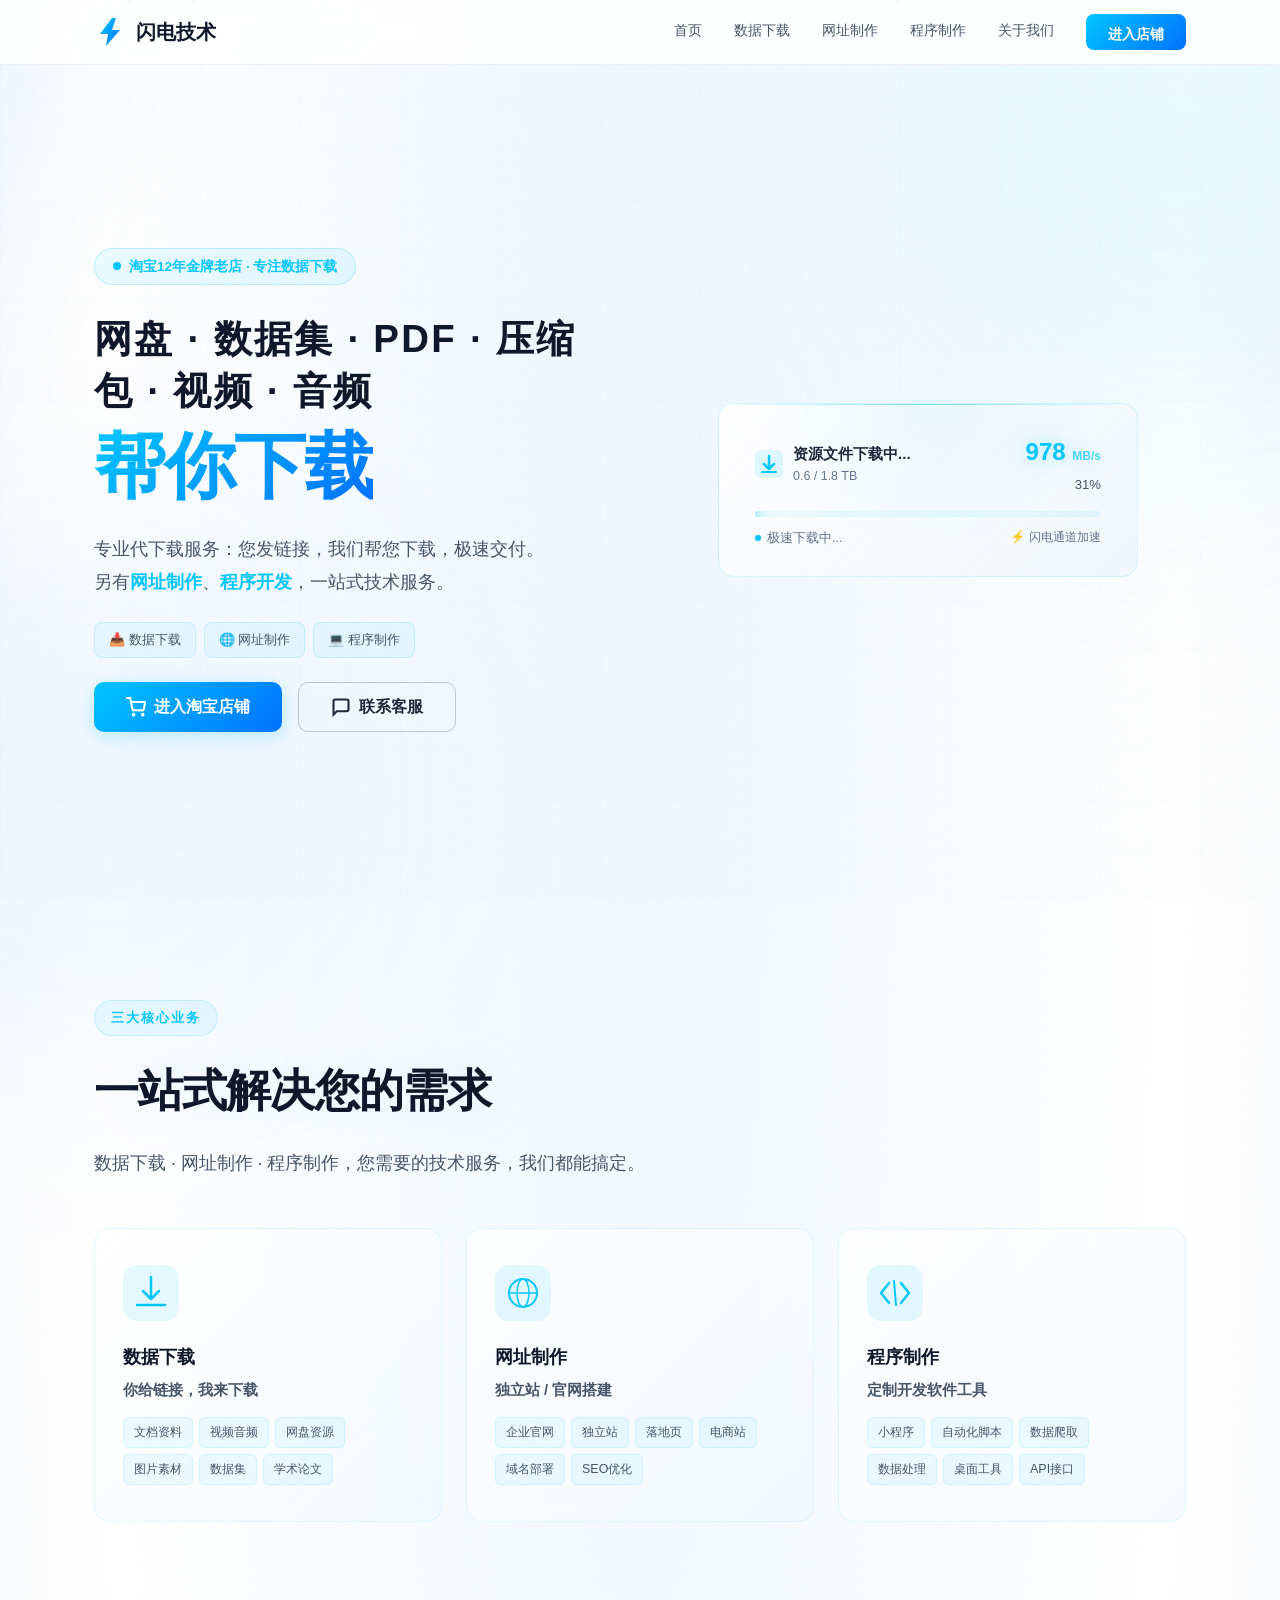
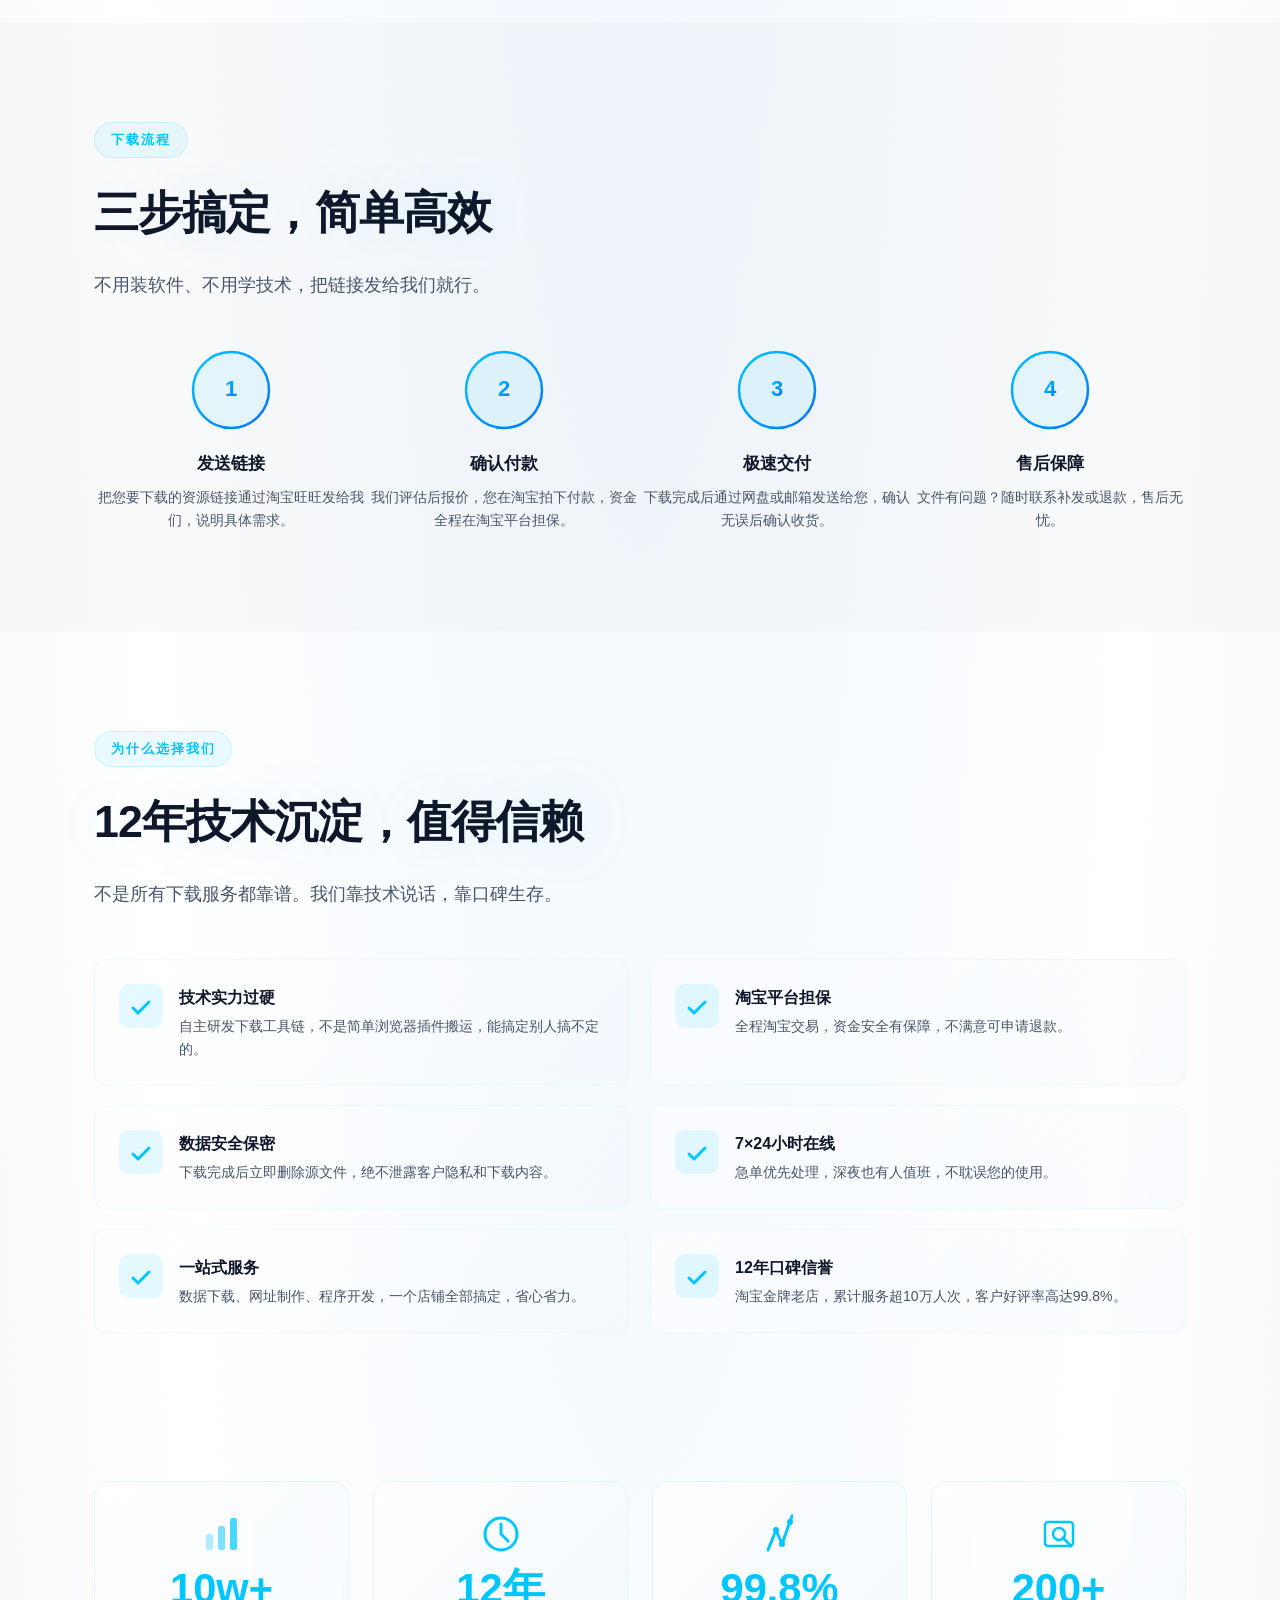
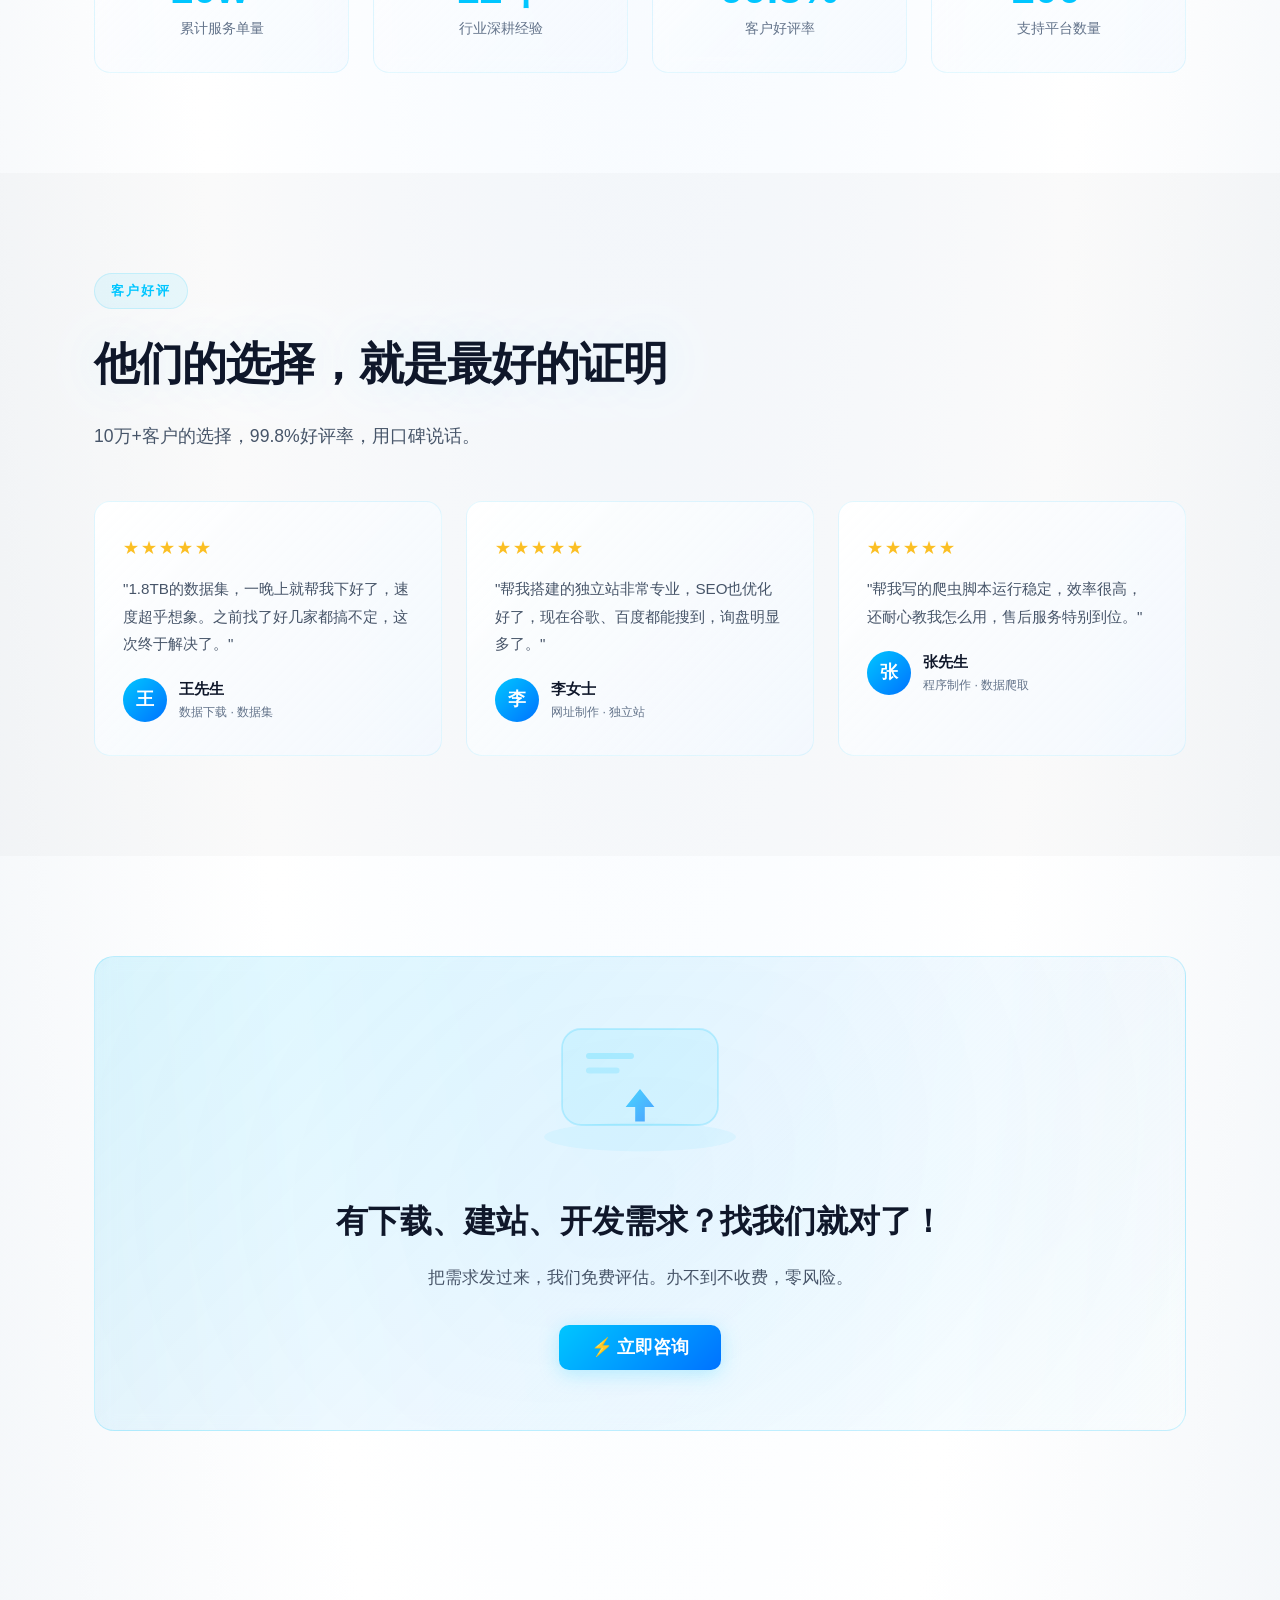
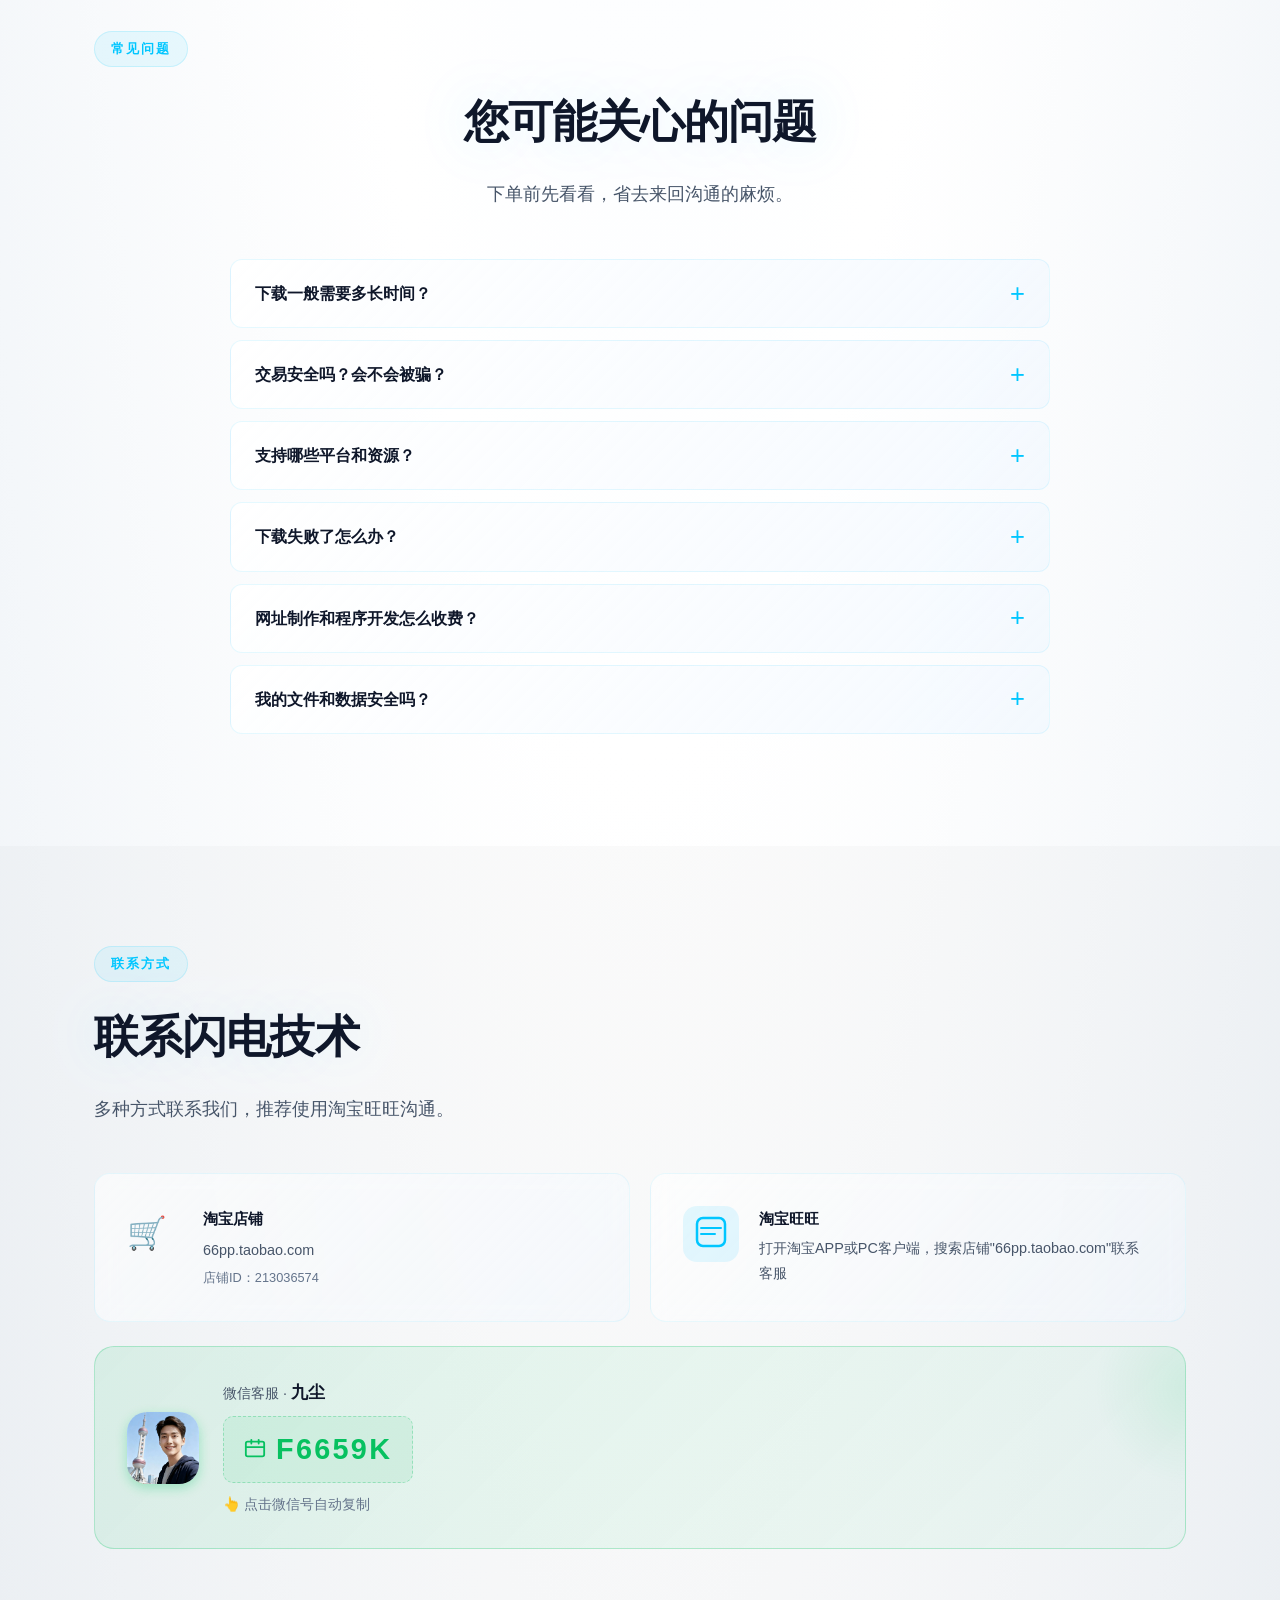
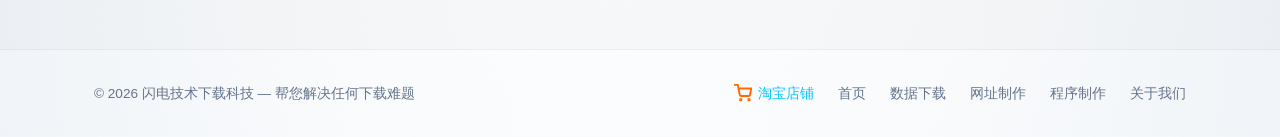
<file: index.html>
<!DOCTYPE html>
<html lang="zh-CN">
<head>
  <meta charset="UTF-8">
  <meta name="viewport" content="width=device-width, initial-scale=1.0">
  <meta http-equiv="X-UA-Compatible" content="IE=edge">
  <title>闪电技术下载科技 — 代下载/网址制作/程序开发 | 淘宝12年金牌老店</title>
  <meta name="description" content="闪电技术下载科技，专注数据代下载12年。帮您代下载网盘、数据集、PDF、视频音频等资源，另有独立站网址制作、程序定制开发。淘宝店铺：66pp.taobao.com">
  <meta name="keywords" content="数据下载,下载服务,文件下载,视频下载,文档下载,网盘下载,资源下载,闪电下载,下载难题,下载科技,66pp,闪电技术">
  <meta name="author" content="闪电技术下载科技">
  <meta name="robots" content="index, follow, max-snippet:-1, max-image-preview:large, max-video-preview:-1">
  <link rel="canonical" href="https://www.dkios.art/">
  <meta name="baidu-site-verification" content="">
  <meta name="sogou_site_verification" content="">
  <meta name="360-site-verification" content="">
  <meta name="bytedance-verification-code" content="">
  <meta property="og:type" content="website">
  <meta property="og:site_name" content="闪电技术下载科技">
  <meta property="og:title" content="闪电技术下载科技 — 专业数据下载服务">
  <meta property="og:description" content="你给链接我来下载。文库文档、网盘资源、学术论文、视频音频代下载，极速交付。">
  <meta property="og:url" content="https://www.dkios.art/">
  <meta property="og:locale" content="zh_CN">
  <meta name="twitter:card" content="summary_large_image">
  <meta name="twitter:title" content="闪电技术下载科技 — 代下载文件/文档/论文/视频">
  <meta name="twitter:description" content="你给链接我来下载。文库文档、网盘资源、学术论文、视频音频代下载，极速交付。">
  <link rel="icon" type="image/svg+xml" href="data:image/svg+xml,<svg xmlns='http://www.w3.org/2000/svg' viewBox='0 0 100 100'><text y='.9em' font-size='90'>⚡</text></svg>">

  <link rel="stylesheet" href="style.css">
</head>
<body>

<div class="grid-bg"></div>
<div class="hex-bg"></div>
<div class="scanlines"></div>
<div class="noise-bg"></div>

<!-- Header -->
<header class="header">
  <nav class="nav">
    <a href="index.html" class="nav-logo" aria-label="闪电技术下载科技首页">
      <svg viewBox="0 0 32 32" fill="none"><defs><linearGradient id="lg" x1="0" y1="0" x2="1" y2="1"><stop offset="0%" stop-color="#00c6ff"/><stop offset="100%" stop-color="#0072ff"/></linearGradient></defs><path d="M18 2L6 18h8l-2 12 14-16h-8l4-12h-4z" fill="url(#lg)"/></svg>
      闪电技术
    </a>
    <div class="nav-links">
      <a href="index.html">首页</a>
      <a href="download.html">数据下载</a>
      <a href="website.html">网址制作</a>
      <a href="program.html">程序制作</a>
      <a href="about.html">关于我们</a>
      <a href="https://66pp.taobao.com" class="nav-cta" target="_blank" rel="noopener noreferrer">进入店铺</a>
    </div>
    <button class="nav-toggle" aria-label="菜单" onclick="document.querySelector('.nav-links').classList.toggle('open');this.textContent=document.querySelector('.nav-links').classList.contains('open')?'✕':'☰'">☰</button>
  </nav>
</header>

<main>

  <!-- Hero -->
  <section class="hero" aria-labelledby="hero-title">
    <div class="glow-orb glow-orb-1"></div>
    <div class="glow-orb glow-orb-2"></div>
    <div class="particles">
      <div class="particle"></div><div class="particle"></div><div class="particle"></div>
      <div class="particle"></div><div class="particle"></div><div class="particle"></div>
      <div class="particle"></div><div class="particle"></div>
    </div>
    <div class="hero-streams">
      <div class="stream"></div><div class="stream"></div><div class="stream"></div>
    </div>
    <div class="container" style="position:relative;z-index:1;">
      <div class="hero-grid">
        <div>
          <div class="hero-badge"><span class="dot"></span> 淘宝12年金牌老店 · 专注数据下载</div>
          <h1 id="hero-title"><span class="hero-types">网盘 · 数据集 · PDF · 压缩包 · 视频 · 音频</span><span class="highlight">帮你下载</span></h1>
          <p>专业代下载服务：您发链接，我们帮您下载，极速交付。<br>另有<span style="color:#00c6ff;font-weight:600">网址制作</span>、<span style="color:#00c6ff;font-weight:600">程序开发</span>，一站式技术服务。</p>
          <div class="hero-tags">
            <span>📥 数据下载</span><span>🌐 网址制作</span><span>💻 程序制作</span>
          </div>
          <div class="hero-buttons">
            <a href="https://66pp.taobao.com" class="btn btn-primary" target="_blank" rel="noopener noreferrer">
              <svg width="20" height="20" viewBox="0 0 24 24" fill="none" stroke="currentColor" stroke-width="2.5" stroke-linecap="round"><circle cx="9" cy="21" r="1"/><circle cx="20" cy="21" r="1"/><path d="M1 1h4l2.68 13.39a2 2 0 002 1.61h9.72a2 2 0 002-1.61L23 6H6"/></svg>
              进入淘宝店铺
            </a>
            <a href="#contact" class="btn btn-outline">
              <svg width="20" height="20" viewBox="0 0 24 24" fill="none" stroke="currentColor" stroke-width="2.5" stroke-linecap="round"><path d="M21 15a2 2 0 01-2 2H7l-4 4V5a2 2 0 012-2h14a2 2 0 012 2z"/></svg>
              联系客服
            </a>
          </div>
        </div>
        <div class="hero-visual">
          <div class="dl-bar-wrap" style="max-width:420px">
            <div class="dl-card">
              <div class="dl-header">
                <div class="dl-file">
                  <svg viewBox="0 0 28 28" fill="none"><rect width="28" height="28" rx="6" fill="rgba(0,198,255,.12)"/><path d="M14 6v12M9 14l5 5 5-5" stroke="#00c6ff" stroke-width="2.5" stroke-linecap="round" stroke-linejoin="round"/><line x1="7" y1="22" x2="21" y2="22" stroke="#00c6ff" stroke-width="2" stroke-linecap="round"/></svg>
                  <div>
                    <div class="dl-file-name">资源文件下载中...</div>
                    <div class="dl-file-size" id="dlSize">0 / 1.8 TB</div>
                  </div>
                </div>
                <div class="dl-speed">
                  <div class="dl-speed-val"><span id="dlCount">0</span> <span class="dl-speed-unit">MB/s</span></div>
                  <div class="dl-percent" id="dlPct">0%</div>
                </div>
              </div>
              <div class="dl-bar-track">
                <div class="dl-bar-fill" id="dlBar"></div>
                <div class="dl-bar-glow"></div>
              </div>
              <div class="dl-footer">
                <div class="dl-status"><span class="dot"></span> <span id="dlStatus">正在连接...</span></div>
                <div class="dl-peers">⚡ 闪电通道加速</div>
              </div>
            </div>
          </div>
        </div>
      </div>
    </div>
  </section>

  <!-- Services -->
  <section class="section" id="services" aria-labelledby="services-title">
    <div class="container">
      <span class="section-label">三大核心业务</span>
      <h2 class="section-title" id="services-title">一站式解决您的需求</h2>
      <p class="section-desc">数据下载 · 网址制作 · 程序制作，您需要的技术服务，我们都能搞定。</p>
      <div class="services-grid">
        <div class="service-card">
          <div class="s-icon"><svg viewBox="0 0 56 56" fill="none"><rect width="56" height="56" rx="14" fill="rgba(0,198,255,.1)"/><path d="M28 12v20" stroke="#00c6ff" stroke-width="2.5" stroke-linecap="round"/><path d="M20 26l8 8 8-8" stroke="#00c6ff" stroke-width="2.5" fill="none" stroke-linecap="round" stroke-linejoin="round"/><path d="M14 40h28" stroke="#00c6ff" stroke-width="2.5" stroke-linecap="round"/></svg></div>
          <h3>数据下载</h3>
          <p class="service-sub">你给链接，我来下载</p>
          <div class="service-items">
            <span>文档资料</span><span>视频音频</span><span>网盘资源</span><span>图片素材</span><span>数据集</span><span>学术论文</span>
          </div>
        </div>
        <div class="service-card">
          <div class="s-icon"><svg viewBox="0 0 56 56" fill="none"><rect width="56" height="56" rx="14" fill="rgba(0,198,255,.1)"/><circle cx="28" cy="28" r="14" fill="none" stroke="#00c6ff" stroke-width="2"/><ellipse cx="28" cy="28" rx="6" ry="14" fill="none" stroke="#00c6ff" stroke-width="1.5"/><line x1="14" y1="28" x2="42" y2="28" stroke="#00c6ff" stroke-width="1.5"/></svg></div>
          <h3>网址制作</h3>
          <p class="service-sub">独立站 / 官网搭建</p>
          <div class="service-items">
            <span>企业官网</span><span>独立站</span><span>落地页</span><span>电商站</span><span>域名部署</span><span>SEO优化</span>
          </div>
        </div>
        <div class="service-card">
          <div class="s-icon"><svg viewBox="0 0 56 56" fill="none"><rect width="56" height="56" rx="14" fill="rgba(0,198,255,.1)"/><path d="M22 18l-8 10 8 10" stroke="#00c6ff" stroke-width="2.5" fill="none" stroke-linecap="round" stroke-linejoin="round"/><path d="M34 18l8 10-8 10" stroke="#00c6ff" stroke-width="2.5" fill="none" stroke-linecap="round" stroke-linejoin="round"/><line x1="27" y1="16" x2="29" y2="40" stroke="#00c6ff" stroke-width="2" stroke-linecap="round"/></svg></div>
          <h3>程序制作</h3>
          <p class="service-sub">定制开发软件工具</p>
          <div class="service-items">
            <span>小程序</span><span>自动化脚本</span><span>数据爬取</span><span>数据处理</span><span>桌面工具</span><span>API接口</span>
          </div>
        </div>
      </div>
    </div>
  </section>

  <!-- Process -->
  <section class="section" id="process" aria-labelledby="process-title" style="background:rgba(0,0,0,.02);">
    <div class="container">
      <span class="section-label">下载流程</span>
      <h2 class="section-title" id="process-title">三步搞定，简单高效</h2>
      <p class="section-desc">不用装软件、不用学技术，把链接发给我们就行。</p>
      <div style="position:relative;">
        <div class="process-steps">
          <div class="process-step">
            <div class="step-img"><svg viewBox="0 0 80 80" fill="none"><circle cx="40" cy="40" r="38" fill="rgba(0,198,255,.08)" stroke="url(#lg)" stroke-width="2.5"/><text x="40" y="46" text-anchor="middle" font-size="22" font-weight="900" fill="url(#lg)">1</text></svg></div>
            <h4>发送链接</h4>
            <p>把您要下载的资源链接通过淘宝旺旺发给我们，说明具体需求。</p>
          </div>
          <div class="process-step">
            <div class="step-img"><svg viewBox="0 0 80 80" fill="none"><circle cx="40" cy="40" r="38" fill="rgba(0,198,255,.08)" stroke="url(#lg)" stroke-width="2.5"/><text x="40" y="46" text-anchor="middle" font-size="22" font-weight="900" fill="url(#lg)">2</text></svg></div>
            <h4>确认付款</h4>
            <p>我们评估后报价，您在淘宝拍下付款，资金全程在淘宝平台担保。</p>
          </div>
          <div class="process-step">
            <div class="step-img"><svg viewBox="0 0 80 80" fill="none"><circle cx="40" cy="40" r="38" fill="rgba(0,198,255,.08)" stroke="url(#lg)" stroke-width="2.5"/><text x="40" y="46" text-anchor="middle" font-size="22" font-weight="900" fill="url(#lg)">3</text></svg></div>
            <h4>极速交付</h4>
            <p>下载完成后通过网盘或邮箱发送给您，确认无误后确认收货。</p>
          </div>
          <div class="process-step">
            <div class="step-img"><svg viewBox="0 0 80 80" fill="none"><circle cx="40" cy="40" r="38" fill="rgba(0,198,255,.08)" stroke="url(#lg)" stroke-width="2.5"/><text x="40" y="46" text-anchor="middle" font-size="22" font-weight="900" fill="url(#lg)">4</text></svg></div>
            <h4>售后保障</h4>
            <p>文件有问题？随时联系补发或退款，售后无忧。</p>
          </div>
        </div>
      </div>
    </div>
  </section>

  <!-- Why Us -->
  <section class="section" id="why" aria-labelledby="why-title">
    <div class="container">
      <span class="section-label">为什么选择我们</span>
      <h2 class="section-title" id="why-title">12年技术沉淀，值得信赖</h2>
      <p class="section-desc">不是所有下载服务都靠谱。我们靠技术说话，靠口碑生存。</p>
      <div class="why-grid">
        <div class="why-item">
          <div class="why-icon"><svg viewBox="0 0 44 44" fill="none"><rect width="44" height="44" rx="10" fill="rgba(0,198,255,.1)"/><path d="M14 24l5 5 11-11" stroke="#00c6ff" stroke-width="3" stroke-linecap="round" stroke-linejoin="round"/></svg></div>
          <div><h4>技术实力过硬</h4><p>自主研发下载工具链，不是简单浏览器插件搬运，能搞定别人搞不定的。</p></div>
        </div>
        <div class="why-item">
          <div class="why-icon"><svg viewBox="0 0 44 44" fill="none"><rect width="44" height="44" rx="10" fill="rgba(0,198,255,.1)"/><path d="M14 24l5 5 11-11" stroke="#00c6ff" stroke-width="3" stroke-linecap="round" stroke-linejoin="round"/></svg></div>
          <div><h4>淘宝平台担保</h4><p>全程淘宝交易，资金安全有保障，不满意可申请退款。</p></div>
        </div>
        <div class="why-item">
          <div class="why-icon"><svg viewBox="0 0 44 44" fill="none"><rect width="44" height="44" rx="10" fill="rgba(0,198,255,.1)"/><path d="M14 24l5 5 11-11" stroke="#00c6ff" stroke-width="3" stroke-linecap="round" stroke-linejoin="round"/></svg></div>
          <div><h4>数据安全保密</h4><p>下载完成后立即删除源文件，绝不泄露客户隐私和下载内容。</p></div>
        </div>
        <div class="why-item">
          <div class="why-icon"><svg viewBox="0 0 44 44" fill="none"><rect width="44" height="44" rx="10" fill="rgba(0,198,255,.1)"/><path d="M14 24l5 5 11-11" stroke="#00c6ff" stroke-width="3" stroke-linecap="round" stroke-linejoin="round"/></svg></div>
          <div><h4>7×24小时在线</h4><p>急单优先处理，深夜也有人值班，不耽误您的使用。</p></div>
        </div>
        <div class="why-item">
          <div class="why-icon"><svg viewBox="0 0 44 44" fill="none"><rect width="44" height="44" rx="10" fill="rgba(0,198,255,.1)"/><path d="M14 24l5 5 11-11" stroke="#00c6ff" stroke-width="3" stroke-linecap="round" stroke-linejoin="round"/></svg></div>
          <div><h4>一站式服务</h4><p>数据下载、网址制作、程序开发，一个店铺全部搞定，省心省力。</p></div>
        </div>
        <div class="why-item">
          <div class="why-icon"><svg viewBox="0 0 44 44" fill="none"><rect width="44" height="44" rx="10" fill="rgba(0,198,255,.1)"/><path d="M14 24l5 5 11-11" stroke="#00c6ff" stroke-width="3" stroke-linecap="round" stroke-linejoin="round"/></svg></div>
          <div><h4>12年口碑信誉</h4><p>淘宝金牌老店，累计服务超10万人次，客户好评率高达99.8%。</p></div>
        </div>
      </div>
    </div>
  </section>

  <!-- Stats -->
  <section class="section" style="padding-top:0;">
    <div class="container">
      <div class="stats-row">
        <div class="stat-card">
          <div class="stat-icon"><svg viewBox="0 0 40 40" fill="none"><rect x="4" y="20" width="7" height="16" rx="2" fill="rgba(0,198,255,.3)"/><rect x="16" y="12" width="7" height="24" rx="2" fill="rgba(0,198,255,.5)"/><rect x="28" y="4" width="7" height="32" rx="2" fill="rgba(0,198,255,.7)"/></svg></div>
          <div class="stat-num">10w+</div>
          <div class="stat-label">累计服务单量</div>
        </div>
        <div class="stat-card">
          <div class="stat-icon"><svg viewBox="0 0 40 40" fill="none"><circle cx="20" cy="20" r="16" fill="none" stroke="#00c6ff" stroke-width="3"/><path d="M20 10v10l7 7" stroke="#00c6ff" stroke-width="3" stroke-linecap="round"/></svg></div>
          <div class="stat-num">12年</div>
          <div class="stat-label">行业深耕经验</div>
        </div>
        <div class="stat-card">
          <div class="stat-icon"><svg viewBox="0 0 40 40" fill="none"><path d="M8 36l8-20 6 14 10-28" stroke="#00c6ff" stroke-width="3" stroke-linecap="round" stroke-linejoin="round" fill="none"/><circle cx="16" cy="16" r="3" fill="#00c6ff"/><circle cx="30" cy="8" r="3" fill="#00c6ff"/><circle cx="22" cy="30" r="3" fill="#00c6ff"/></svg></div>
          <div class="stat-num">99.8%</div>
          <div class="stat-label">客户好评率</div>
        </div>
        <div class="stat-card">
          <div class="stat-icon"><svg viewBox="0 0 40 40" fill="none"><rect x="6" y="8" width="28" height="24" rx="3" fill="none" stroke="#00c6ff" stroke-width="2.5"/><circle cx="20" cy="20" r="6" fill="none" stroke="#00c6ff" stroke-width="2.5"/><line x1="24" y1="24" x2="32" y2="32" stroke="#00c6ff" stroke-width="3" stroke-linecap="round"/></svg></div>
          <div class="stat-num">200+</div>
          <div class="stat-label">支持平台数量</div>
        </div>
      </div>
    </div>
  </section>

  <!-- Testimonials -->
  <section class="section" id="testimonials" style="background:rgba(0,0,0,.02);">
    <div class="container">
      <span class="section-label">客户好评</span>
      <h2 class="section-title">他们的选择，就是最好的证明</h2>
      <p class="section-desc">10万+客户的选择，99.8%好评率，用口碑说话。</p>
      <div class="testimonials-grid">
        <div class="testimonial-card">
          <div class="testimonial-stars">★★★★★</div>
          <p class="testimonial-text">"1.8TB的数据集，一晚上就帮我下好了，速度超乎想象。之前找了好几家都搞不定，这次终于解决了。"</p>
          <div class="testimonial-author">
            <div class="testimonial-avatar">王</div>
            <div>
              <div class="testimonial-name">王先生</div>
              <div class="testimonial-type">数据下载 · 数据集</div>
            </div>
          </div>
        </div>
        <div class="testimonial-card">
          <div class="testimonial-stars">★★★★★</div>
          <p class="testimonial-text">"帮我搭建的独立站非常专业，SEO也优化好了，现在谷歌、百度都能搜到，询盘明显多了。"</p>
          <div class="testimonial-author">
            <div class="testimonial-avatar">李</div>
            <div>
              <div class="testimonial-name">李女士</div>
              <div class="testimonial-type">网址制作 · 独立站</div>
            </div>
          </div>
        </div>
        <div class="testimonial-card">
          <div class="testimonial-stars">★★★★★</div>
          <p class="testimonial-text">"帮我写的爬虫脚本运行稳定，效率很高，还耐心教我怎么用，售后服务特别到位。"</p>
          <div class="testimonial-author">
            <div class="testimonial-avatar">张</div>
            <div>
              <div class="testimonial-name">张先生</div>
              <div class="testimonial-type">程序制作 · 数据爬取</div>
            </div>
          </div>
        </div>
      </div>
    </div>
  </section>

  <!-- CTA -->
  <section class="section">
    <div class="container">
      <div class="cta-banner">
        <div class="cta-illustration">
          <svg viewBox="0 0 200 120" fill="none">
            <ellipse cx="100" cy="100" rx="80" ry="12" fill="rgba(0,198,255,.06)"/>
            <rect x="35" y="10" width="130" height="80" rx="16" fill="rgba(0,198,255,.08)" stroke="rgba(0,198,255,.2)" stroke-width="1.5"/>
            <path d="M100 60l-12 15h8v12h8V75h8l-12-15z" fill="url(#lg)">
              <animate attributeName="opacity" values=".6;1;.6" dur="2s" repeatCount="indefinite"/>
            </path>
            <rect x="55" y="30" width="40" height="5" rx="2.5" fill="rgba(0,198,255,.2)"/>
            <rect x="55" y="42" width="28" height="5" rx="2.5" fill="rgba(0,198,255,.15)"/>
          </svg>
        </div>
        <h2>有下载、建站、开发需求？找我们就对了！</h2>
        <p>把需求发过来，我们免费评估。办不到不收费，零风险。</p>
        <a href="https://66pp.taobao.com" class="btn btn-primary" target="_blank" rel="noopener noreferrer" style="font-size:1.1rem;">
          ⚡ 立即咨询
        </a>
      </div>
    </div>
  </section>

  <!-- FAQ -->
  <section class="section" id="faq" aria-labelledby="faq-title">
    <div class="container">
      <span class="section-label">常见问题</span>
      <h2 class="section-title" id="faq-title" style="text-align:center;">您可能关心的问题</h2>
      <p class="section-desc" style="margin:0 auto;text-align:center;">下单前先看看，省去来回沟通的麻烦。</p>
      <div class="faq-list">
        <details class="faq-item">
          <summary>下载一般需要多长时间？</summary>
          <p>根据文件大小和平台不同，小文件几分钟即可完成，大型数据集（TB级）通常几小时到一天内交付。急单可优先处理。</p>
        </details>
        <details class="faq-item">
          <summary>交易安全吗？会不会被骗？</summary>
          <p>全程通过淘宝平台担保交易，资金由淘宝第三方托管，下载完成、确认无误后才确认收货。不满意可申请退款，安全有保障。</p>
        </details>
        <details class="faq-item">
          <summary>支持哪些平台和资源？</summary>
          <p>覆盖全网主流平台：百度文库、百度网盘、知网、B站、抖音、YouTube、千图网等。文档、视频、音频、图片、数据集、论文均可下载。</p>
        </details>
        <details class="faq-item">
          <summary>下载失败了怎么办？</summary>
          <p>我们承诺"办不到不收费"。如果确实无法下载，会全额退款，绝不让您承担任何损失。12年老店，信誉有保证。</p>
        </details>
        <details class="faq-item">
          <summary>网址制作和程序开发怎么收费？</summary>
          <p>根据具体需求评估报价。企业官网、独立站、小程序、脚本开发等，先沟通需求，我们给出明确报价，双方确认后再开工。</p>
        </details>
        <details class="faq-item">
          <summary>我的文件和数据安全吗？</summary>
          <p>我们严格保密，下载完成后立即删除源文件，绝不泄露客户隐私和下载内容。您的数据只有您自己能看到。</p>
        </details>
      </div>
    </div>
  </section>

  <!-- Contact -->
  <section class="section" id="contact" aria-labelledby="contact-title" style="background:rgba(0,0,0,.02);">
    <div class="container">
      <span class="section-label">联系方式</span>
      <h2 class="section-title" id="contact-title">联系闪电技术</h2>
      <p class="section-desc">多种方式联系我们，推荐使用淘宝旺旺沟通。</p>
      <div class="contact-grid">
        <div class="contact-card">
          <div class="c-icon" style="font-size:2rem">🛒</div>
          <div>
            <h4>淘宝店铺</h4>
            <a href="https://66pp.taobao.com" target="_blank" rel="noopener noreferrer">66pp.taobao.com</a>
            <p style="font-size:.8rem;color:#64748b;margin-top:4px;">店铺ID：213036574</p>
          </div>
        </div>
        <div class="contact-card">
          <div class="c-icon">
            <svg viewBox="0 0 56 56" fill="none"><rect width="56" height="56" rx="14" fill="rgba(0,198,255,.1)"/><rect x="14" y="12" width="28" height="28" rx="6" fill="none" stroke="#00c6ff" stroke-width="2.5"/><path d="M18 22h20M18 28h14" stroke="#00c6ff" stroke-width="2" stroke-linecap="round"/></svg>
          </div>
          <div>
            <h4>淘宝旺旺</h4>
            <p>打开淘宝APP或PC客户端，搜索店铺"66pp.taobao.com"联系客服</p>
          </div>
        </div>
      </div>
      <!-- WeChat dedicated banner -->
      <div class="wechat-banner">
        <div class="wechat-avatar">
          <img src="assets/wechat-avatar.jpg" alt="九尘微信头像" width="72" height="72" style="border-radius:20px;object-fit:cover;box-shadow:0 4px 12px rgba(7,193,96,.3)">
        </div>
        <div class="wechat-info">
          <div class="wechat-name">微信客服 · <span>九尘</span></div>
          <div class="wechat-id" onclick="copyWechat()" id="wechatId" style="cursor:pointer" title="点击复制微信号">
            <svg width="22" height="22" viewBox="0 0 24 24" fill="none" stroke="currentColor" stroke-width="2" stroke-linecap="round"><rect x="2" y="4" width="20" height="16" rx="2"/><path d="M8 2v4M16 2v4M2 10h20"/></svg>
            <span id="wechatText">F6659K</span>
          </div>
          <div class="wechat-tip" id="wechatTip">👆 点击微信号自动复制</div>
        </div>
      </div>
    </div>
  </section>

</main>

<footer class="footer">
  <div class="footer-inner">
    <p>&copy; 2026 闪电技术下载科技 — 帮您解决任何下载难题</p>
    <div class="footer-links">
      <a href="https://66pp.taobao.com" target="_blank" rel="noopener noreferrer" style="display:inline-flex;align-items:center;gap:6px;color:#00c6ff">
        <svg width="18" height="18" viewBox="0 0 24 24" fill="none" stroke="#ff6a00" stroke-width="2.5" stroke-linecap="round"><circle cx="9" cy="21" r="1"/><circle cx="20" cy="21" r="1"/><path d="M1 1h4l2.68 13.39a2 2 0 002 1.61h9.72a2 2 0 002-1.61L23 6H6"/></svg>
        淘宝店铺
      </a>
      <a href="index.html">首页</a>
      <a href="download.html">数据下载</a>
      <a href="website.html">网址制作</a>
      <a href="program.html">程序制作</a>
      <a href="about.html">关于我们</a>
    </div>
  </div>
</footer>

<!-- Schema.org Structured Data -->
<script type="application/ld+json">
{
  "@context": "https://schema.org",
  "@type": "LocalBusiness",
  "name": "闪电技术下载科技",
  "description": "专业代下载服务商，帮您代下载网盘、数据集、PDF、视频音频等资源，另有独立站网址制作、程序定制开发。",
  "url": "https://www.dkios.art/",
  "image": "https://www.dkios.art/assets/taobao-logo.png",
  "telephone": "+86-15866715165",
  "sameAs": ["https://66pp.taobao.com"],
  "currenciesAccepted": "CNY",
  "priceRange": "¥1 - ¥1000",
  "aggregateRating": {
    "@type": "AggregateRating",
    "ratingValue": "99.8",
    "reviewCount": "100000"
  },
  "areaServed": {"@type": "Country", "name": "China"},
  "hasOfferCatalog": {
    "@type": "OfferCatalog",
    "name": "技术服务",
    "itemListElement": [
      {"@type": "Offer", "itemOffered": {"@type": "Service", "name": "数据下载", "description": "文档、视频、音频、图片、数据集、论文代下载"}},
      {"@type": "Offer", "itemOffered": {"@type": "Service", "name": "网址制作", "description": "企业官网、独立站、落地页搭建，含域名部署和SEO优化"}},
      {"@type": "Offer", "itemOffered": {"@type": "Service", "name": "程序制作", "description": "小程序、自动化脚本、数据爬取、数据处理定制开发"}}
    ]
  }
}
</script>
<script type="application/ld+json">
{
  "@context": "https://schema.org",
  "@type": "FAQPage",
  "mainEntity": [
    {"@type": "Question", "name": "下载一般需要多长时间？", "acceptedAnswer": {"@type": "Answer", "text": "根据文件大小和平台不同，小文件几分钟即可完成，大型数据集（TB级）通常几小时到一天内交付。急单可优先处理。"}},
    {"@type": "Question", "name": "交易安全吗？会不会被骗？", "acceptedAnswer": {"@type": "Answer", "text": "全程通过淘宝平台担保交易，资金由淘宝第三方托管，下载完成、确认无误后才确认收货。不满意可申请退款，安全有保障。"}},
    {"@type": "Question", "name": "支持哪些平台和资源？", "acceptedAnswer": {"@type": "Answer", "text": "覆盖全网主流平台：百度文库、百度网盘、知网、B站、抖音、YouTube、千图网等。文档、视频、音频、图片、数据集、论文均可下载。"}},
    {"@type": "Question", "name": "下载失败了怎么办？", "acceptedAnswer": {"@type": "Answer", "text": "我们承诺办不到不收费。如果确实无法下载，会全额退款，绝不让您承担任何损失。12年老店，信誉有保证。"}},
    {"@type": "Question", "name": "网址制作和程序开发怎么收费？", "acceptedAnswer": {"@type": "Answer", "text": "根据具体需求评估报价。企业官网、独立站、小程序、脚本开发等，先沟通需求，我们给出明确报价，双方确认后再开工。"}},
    {"@type": "Question", "name": "我的文件和数据安全吗？", "acceptedAnswer": {"@type": "Answer", "text": "我们严格保密，下载完成后立即删除源文件，绝不泄露客户隐私和下载内容。"}}
  ]
}
</script>

<!-- Copy WeChat ID -->
<script>
function copyWechat(){
  navigator.clipboard.writeText('F6659K').then(function(){
    var t=document.getElementById('wechatText');
    var tip=document.getElementById('wechatTip');
    var old=t.textContent;
    t.textContent='已复制 ✓';
    t.style.color='#fff';
    tip.textContent='✅ 微信号已复制，打开微信粘贴添加好友';
    tip.style.color='#07C160';
    setTimeout(function(){t.textContent=old;t.style.color='';tip.textContent='👆 点击微信号自动复制';tip.style.color='';},2000);
  });
}

// Download progress animation
(function(){
  var pct=document.getElementById('dlPct'),bar=document.getElementById('dlBar'),
      cnt=document.getElementById('dlCount'),sz=document.getElementById('dlSize'),
      st=document.getElementById('dlStatus'),t=0,step=10,total=10000,spd=1000;
  function tick(){
    t+=step;var p=Math.min(t/total*100,100),done=Math.round(p*1.8)/100;
    pct.textContent=Math.round(p)+'%';cnt.textContent=Math.round(spd*(.6+.4*Math.random()));
    sz.textContent=done.toFixed(1)+' / 1.8 TB';
    st.textContent=p<30?'正在连接...':p<70?'极速下载中...':p<95?'即将完成...':p>=100?'✅ 下载完成':'';
    if(p>=100){setTimeout(function(){t=0;bar.style.animation='none';bar.offsetHeight;bar.style.animation='dlProgress 10s ease-in-out infinite';},500)}
    else setTimeout(tick,step);
  }
  tick();
})();
</script>

</body>
</html>
</file>
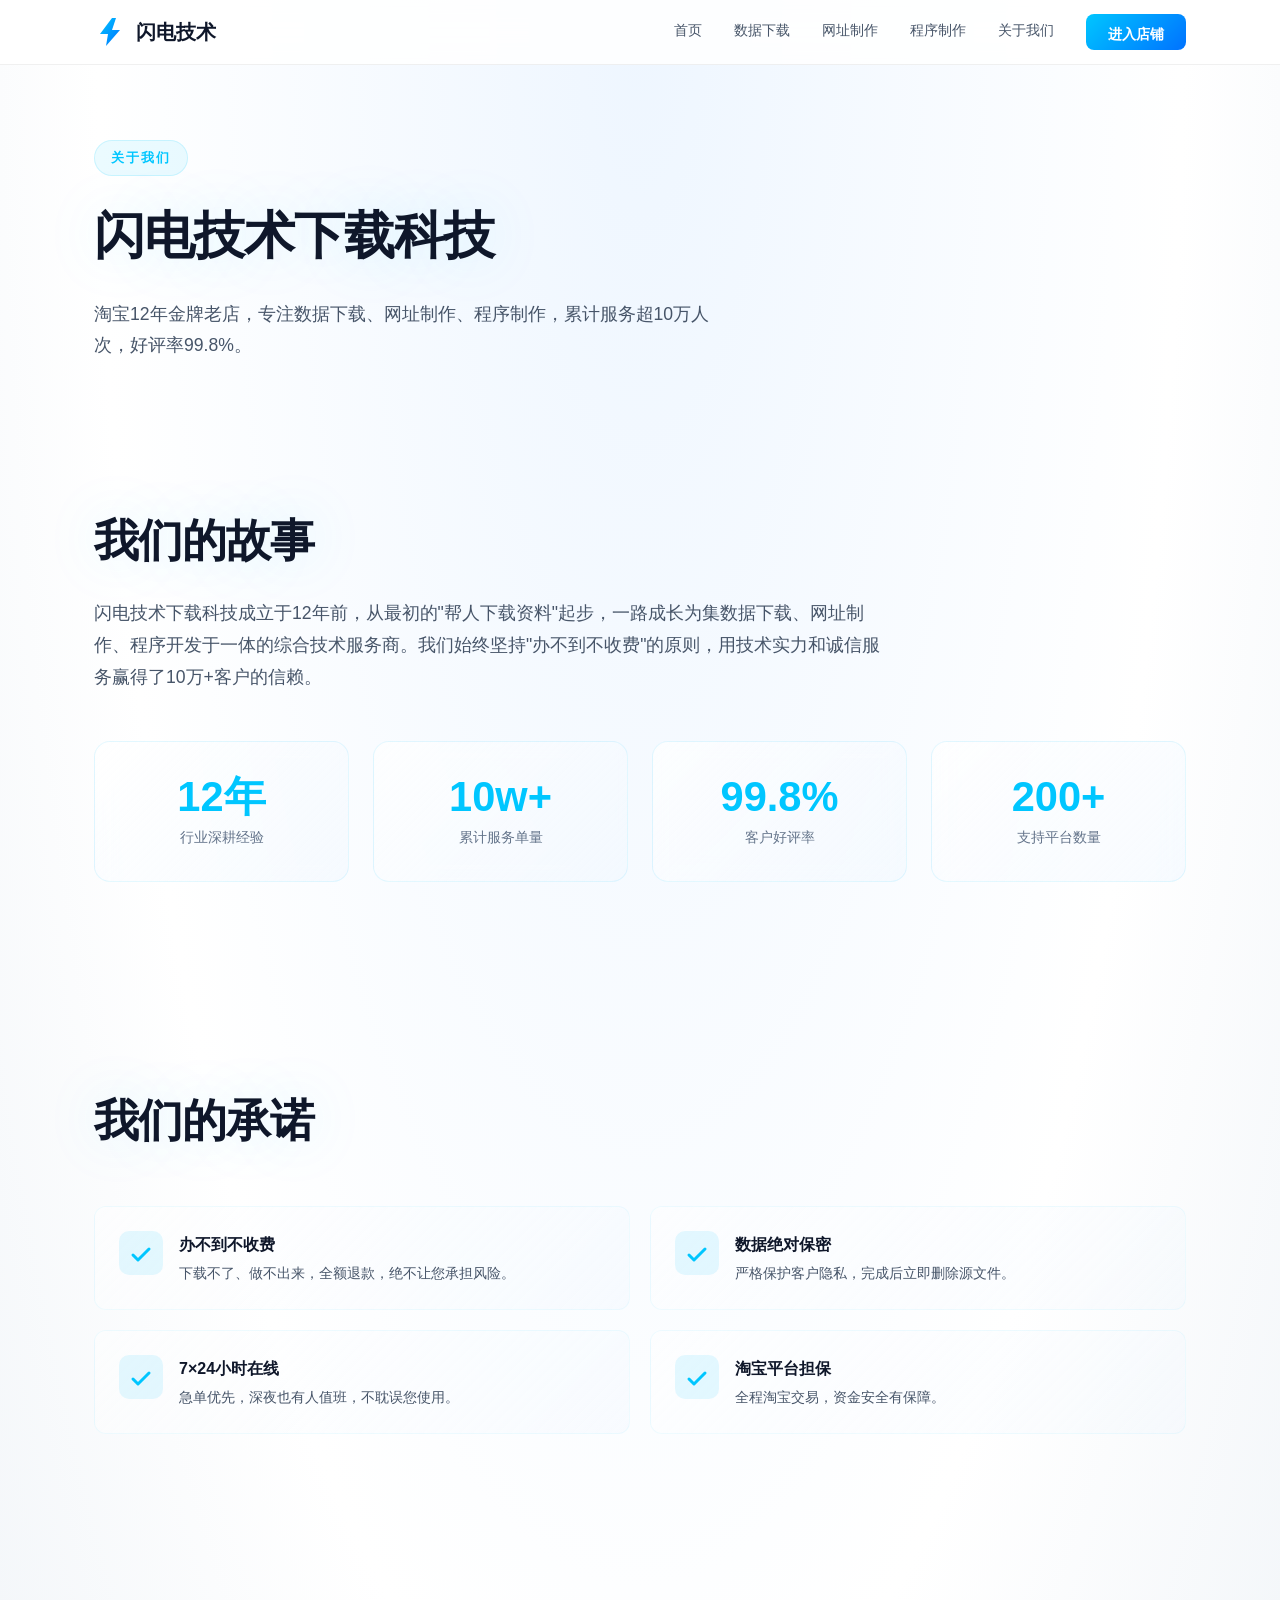
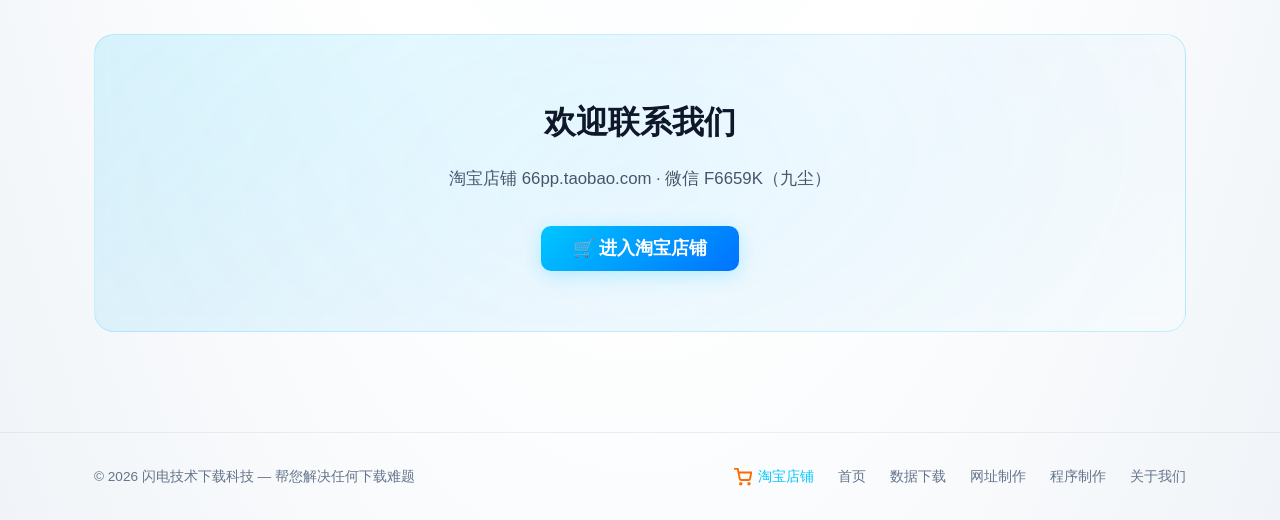
<file: about.html>
<!DOCTYPE html>
<html lang="zh-CN">
<head>
  <meta charset="UTF-8">
  <meta name="viewport" content="width=device-width, initial-scale=1.0">
  <meta http-equiv="X-UA-Compatible" content="IE=edge">
  <title>关于我们 - 闪电技术下载科技</title>
  <meta name="description" content="闪电技术下载科技，淘宝12年金牌老店，专注数据下载、网址制作、程序制作，累计服务超10万人次。">
  <meta name="keywords" content="数据下载,下载服务,网址制作,独立站,程序开发,闪电技术下载科技">
  <meta name="author" content="闪电技术下载科技">
  <meta name="robots" content="index, follow, max-snippet:-1, max-image-preview:large, max-video-preview:-1">
  <link rel="canonical" href="https://www.dkios.art/about.html">
  <meta property="og:type" content="website">
  <meta property="og:site_name" content="闪电技术下载科技">
  <meta property="og:title" content="关于我们 - 闪电技术下载科技">
  <meta property="og:description" content="12年淘宝金牌老店，10万+客户信赖">
  <meta property="og:url" content="https://www.dkios.art/about.html">
  <meta property="og:locale" content="zh_CN">
  <meta name="twitter:card" content="summary_large_image">
  <link rel="icon" type="image/svg+xml" href="data:image/svg+xml,<svg xmlns='http://www.w3.org/2000/svg' viewBox='0 0 100 100'><text y='.9em' font-size='90'>⚡</text></svg>">
  <link rel="stylesheet" href="style.css">
</head>
<body>
<header class="header">
  <nav class="nav">
    <a href="index.html" class="nav-logo" aria-label="闪电技术下载科技首页">
      <svg viewBox="0 0 32 32" fill="none"><defs><linearGradient id="lg" x1="0" y1="0" x2="1" y2="1"><stop offset="0%" stop-color="#00c6ff"/><stop offset="100%" stop-color="#0072ff"/></linearGradient></defs><path d="M18 2L6 18h8l-2 12 14-16h-8l4-12h-4z" fill="url(#lg)"/></svg>
      闪电技术
    </a>
    <div class="nav-links">
      <a href="index.html">首页</a>
      <a href="download.html">数据下载</a>
      <a href="website.html">网址制作</a>
      <a href="program.html">程序制作</a>
      <a href="about.html">关于我们</a>
      <a href="https://66pp.taobao.com" class="nav-cta" target="_blank" rel="noopener noreferrer">进入店铺</a>
    </div>
    <button class="nav-toggle" aria-label="菜单" onclick="document.querySelector('.nav-links').classList.toggle('open');this.textContent=document.querySelector('.nav-links').classList.contains('open')?'✕':'☰'">☰</button>
  </nav>
</header>
<main>

  <section class="section" style="padding-top:140px;">
    <div class="container">
      <span class="section-label">关于我们</span>
      <h1 class="section-title" style="font-size:clamp(2rem,5vw,3.2rem);">闪电技术下载科技</h1>
      <p class="section-desc">淘宝12年金牌老店，专注数据下载、网址制作、程序制作，累计服务超10万人次，好评率99.8%。</p>
    </div>
  </section>

  <section class="section" style="padding-top:40px;">
    <div class="container">
      <h2 class="section-title">我们的故事</h2>
      <p class="section-desc" style="max-width:800px;">闪电技术下载科技成立于12年前，从最初的"帮人下载资料"起步，一路成长为集数据下载、网址制作、程序开发于一体的综合技术服务商。我们始终坚持"办不到不收费"的原则，用技术实力和诚信服务赢得了10万+客户的信赖。</p>
      <div class="stats-row" style="margin-top:48px;">
        <div class="stat-card"><div class="stat-num">12年</div><div class="stat-label">行业深耕经验</div></div>
        <div class="stat-card"><div class="stat-num">10w+</div><div class="stat-label">累计服务单量</div></div>
        <div class="stat-card"><div class="stat-num">99.8%</div><div class="stat-label">客户好评率</div></div>
        <div class="stat-card"><div class="stat-num">200+</div><div class="stat-label">支持平台数量</div></div>
      </div>
    </div>
  </section>

  <section class="section">
    <div class="container">
      <h2 class="section-title">我们的承诺</h2>
      <div class="why-grid">
        <div class="why-item"><div class="why-icon"><svg viewBox="0 0 44 44" fill="none"><rect width="44" height="44" rx="10" fill="rgba(0,198,255,.1)"/><path d="M14 24l5 5 11-11" stroke="#00c6ff" stroke-width="3" stroke-linecap="round" stroke-linejoin="round"/></svg></div><div><h4>办不到不收费</h4><p>下载不了、做不出来，全额退款，绝不让您承担风险。</p></div></div>
        <div class="why-item"><div class="why-icon"><svg viewBox="0 0 44 44" fill="none"><rect width="44" height="44" rx="10" fill="rgba(0,198,255,.1)"/><path d="M14 24l5 5 11-11" stroke="#00c6ff" stroke-width="3" stroke-linecap="round" stroke-linejoin="round"/></svg></div><div><h4>数据绝对保密</h4><p>严格保护客户隐私，完成后立即删除源文件。</p></div></div>
        <div class="why-item"><div class="why-icon"><svg viewBox="0 0 44 44" fill="none"><rect width="44" height="44" rx="10" fill="rgba(0,198,255,.1)"/><path d="M14 24l5 5 11-11" stroke="#00c6ff" stroke-width="3" stroke-linecap="round" stroke-linejoin="round"/></svg></div><div><h4>7×24小时在线</h4><p>急单优先，深夜也有人值班，不耽误您使用。</p></div></div>
        <div class="why-item"><div class="why-icon"><svg viewBox="0 0 44 44" fill="none"><rect width="44" height="44" rx="10" fill="rgba(0,198,255,.1)"/><path d="M14 24l5 5 11-11" stroke="#00c6ff" stroke-width="3" stroke-linecap="round" stroke-linejoin="round"/></svg></div><div><h4>淘宝平台担保</h4><p>全程淘宝交易，资金安全有保障。</p></div></div>
      </div>
    </div>
  </section>

  <section class="section">
    <div class="container">
      <div class="cta-banner">
        <h2>欢迎联系我们</h2>
        <p>淘宝店铺 66pp.taobao.com · 微信 F6659K（九尘）</p>
        <a href="https://66pp.taobao.com" class="btn btn-primary" target="_blank" rel="noopener noreferrer" style="font-size:1.1rem;">🛒 进入淘宝店铺</a>
      </div>
    </div>
  </section>

</main>
<footer class="footer">
  <div class="footer-inner">
    <p>&copy; 2026 闪电技术下载科技 — 帮您解决任何下载难题</p>
    <div class="footer-links">
      <a href="https://66pp.taobao.com" target="_blank" rel="noopener noreferrer" style="display:inline-flex;align-items:center;gap:6px;color:#00c6ff">
        <svg width="18" height="18" viewBox="0 0 24 24" fill="none" stroke="#ff6a00" stroke-width="2.5" stroke-linecap="round"><circle cx="9" cy="21" r="1"/><circle cx="20" cy="21" r="1"/><path d="M1 1h4l2.68 13.39a2 2 0 002 1.61h9.72a2 2 0 002-1.61L23 6H6"/></svg>
        淘宝店铺
      </a>
      <a href="index.html">首页</a>
      <a href="download.html">数据下载</a>
      <a href="website.html">网址制作</a>
      <a href="program.html">程序制作</a>
      <a href="about.html">关于我们</a>
    </div>
  </div>
</footer>
<script type="application/ld+json">
{"@context":"https://schema.org","@type":"AboutPage","name":"关于闪电技术下载科技","description":"淘宝12年金牌老店，专注数据下载、网址制作、程序制作","url":"https://www.dkios.art/about.html","mainEntity":{"@type":"LocalBusiness","name":"闪电技术下载科技","url":"https://www.dkios.art/"}}
</script>
<script>
function copyWechat(){
  navigator.clipboard.writeText('F6659K').then(function(){
    var t=document.getElementById('wechatText');
    var tip=document.getElementById('wechatTip');
    var old=t.textContent;
    t.textContent='已复制 ✓'; t.style.color='#fff';
    tip.textContent='✅ 微信号已复制，打开微信粘贴添加好友'; tip.style.color='#07C160';
    setTimeout(function(){t.textContent=old;t.style.color='';tip.textContent='👆 点击微信号自动复制';tip.style.color='';},2000);
  });
}
</script>
</body>
</html>
</file>
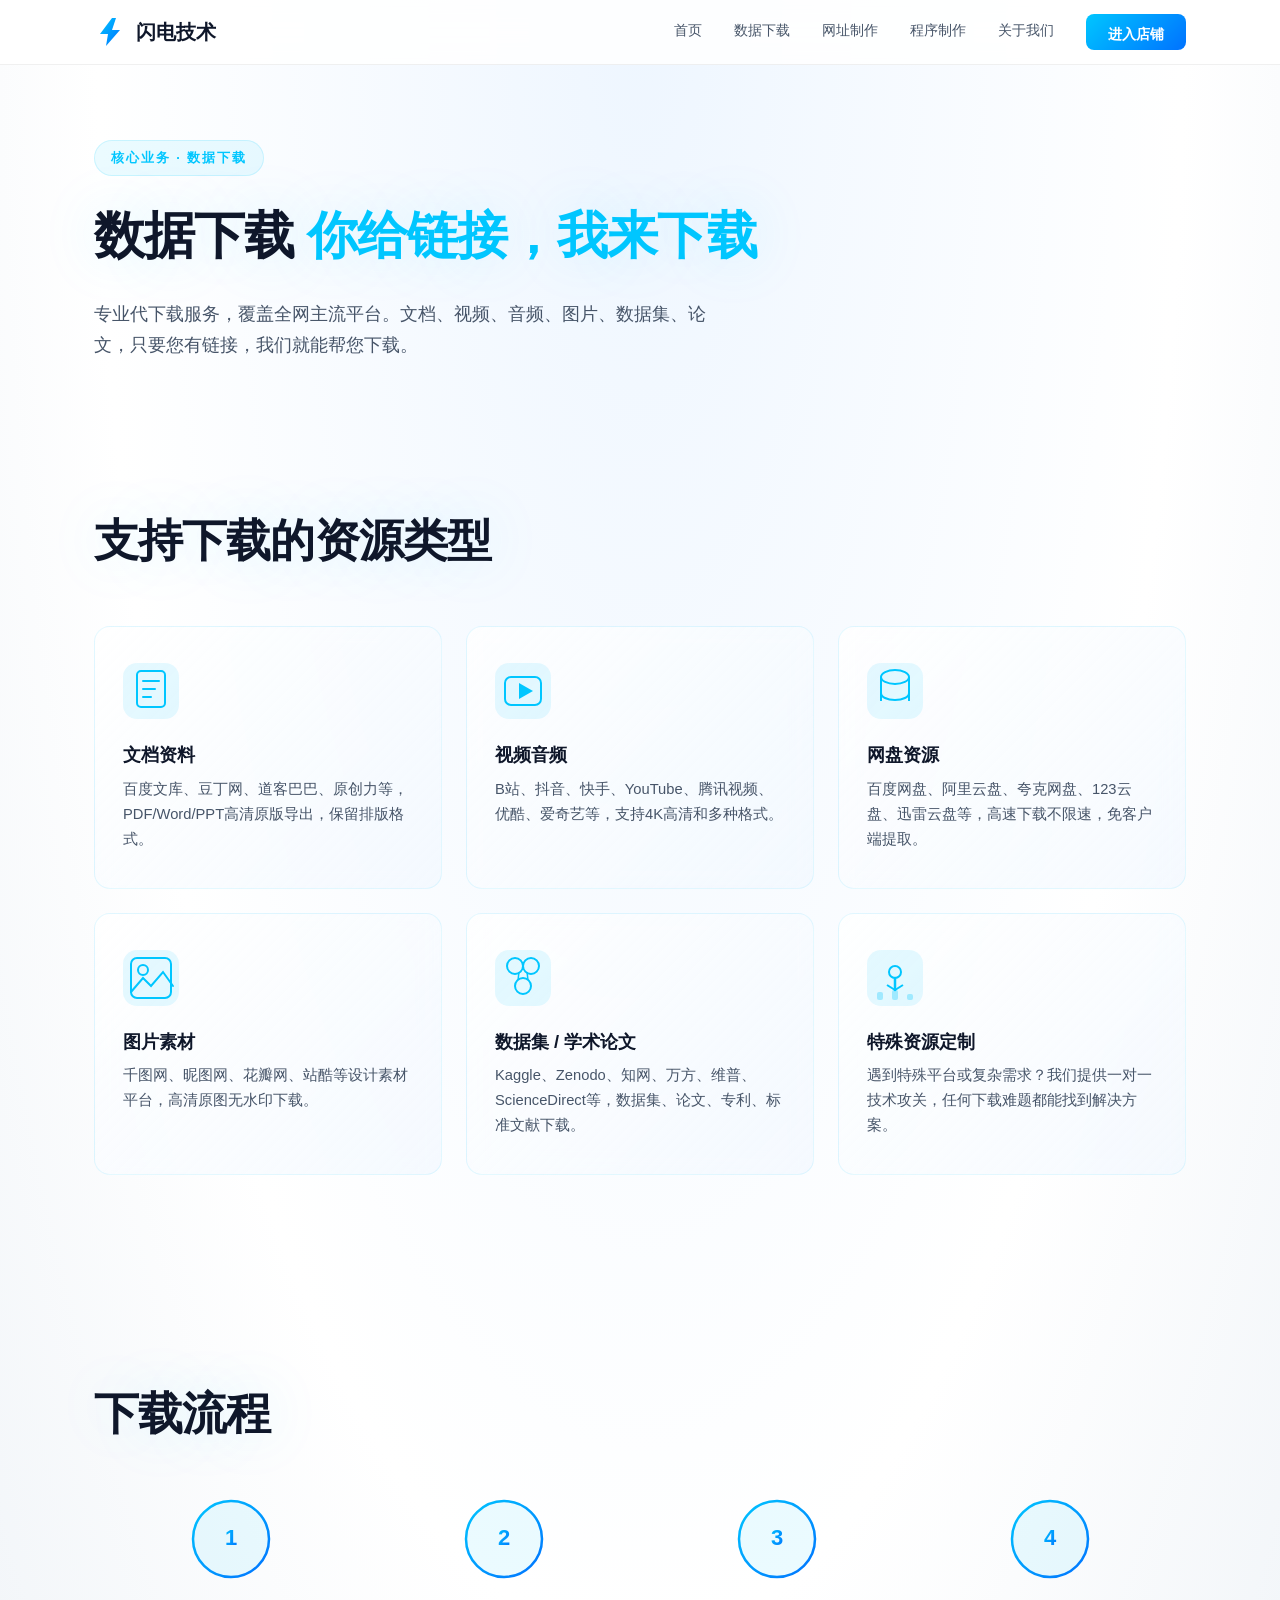
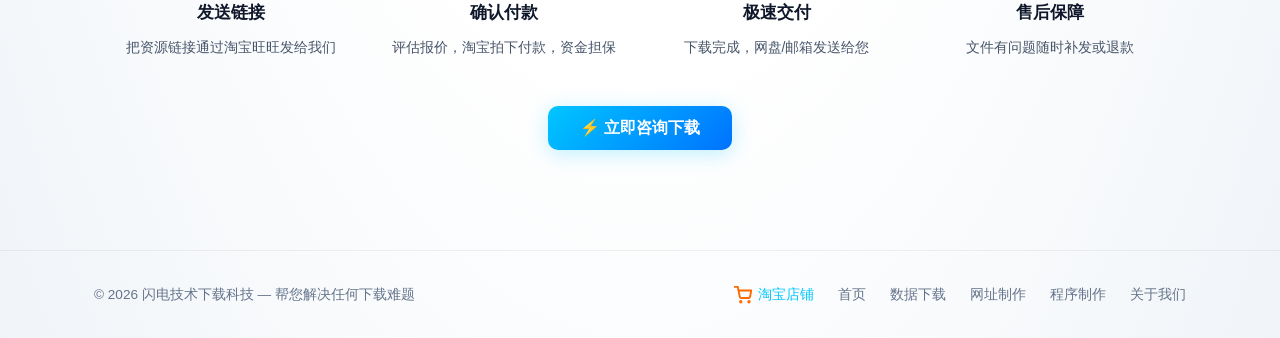
<file: download.html>
<!DOCTYPE html>
<html lang="zh-CN">
<head>
  <meta charset="UTF-8">
  <meta name="viewport" content="width=device-width, initial-scale=1.0">
  <meta http-equiv="X-UA-Compatible" content="IE=edge">
  <title>数据下载服务 - 闪电技术下载科技 | 专业代下载</title>
  <meta name="description" content="专业代下载网盘、数据集、PDF、文档、视频、音频等资源，覆盖全网主流平台，极速交付。淘宝12年金牌老店。">
  <meta name="keywords" content="数据下载,下载服务,网址制作,独立站,程序开发,闪电技术下载科技">
  <meta name="author" content="闪电技术下载科技">
  <meta name="robots" content="index, follow, max-snippet:-1, max-image-preview:large, max-video-preview:-1">
  <link rel="canonical" href="https://www.dkios.art/download.html">
  <meta property="og:type" content="website">
  <meta property="og:site_name" content="闪电技术下载科技">
  <meta property="og:title" content="数据下载服务 - 闪电技术下载科技">
  <meta property="og:description" content="专业代下载，你给链接我来下载">
  <meta property="og:url" content="https://www.dkios.art/download.html">
  <meta property="og:locale" content="zh_CN">
  <meta name="twitter:card" content="summary_large_image">
  <link rel="icon" type="image/svg+xml" href="data:image/svg+xml,<svg xmlns='http://www.w3.org/2000/svg' viewBox='0 0 100 100'><text y='.9em' font-size='90'>⚡</text></svg>">
  <link rel="stylesheet" href="style.css">
</head>
<body>
<header class="header">
  <nav class="nav">
    <a href="index.html" class="nav-logo" aria-label="闪电技术下载科技首页">
      <svg viewBox="0 0 32 32" fill="none"><defs><linearGradient id="lg" x1="0" y1="0" x2="1" y2="1"><stop offset="0%" stop-color="#00c6ff"/><stop offset="100%" stop-color="#0072ff"/></linearGradient></defs><path d="M18 2L6 18h8l-2 12 14-16h-8l4-12h-4z" fill="url(#lg)"/></svg>
      闪电技术
    </a>
    <div class="nav-links">
      <a href="index.html">首页</a>
      <a href="download.html">数据下载</a>
      <a href="website.html">网址制作</a>
      <a href="program.html">程序制作</a>
      <a href="about.html">关于我们</a>
      <a href="https://66pp.taobao.com" class="nav-cta" target="_blank" rel="noopener noreferrer">进入店铺</a>
    </div>
    <button class="nav-toggle" aria-label="菜单" onclick="document.querySelector('.nav-links').classList.toggle('open');this.textContent=document.querySelector('.nav-links').classList.contains('open')?'✕':'☰'">☰</button>
  </nav>
</header>
<main>

  <section class="section" style="padding-top:140px;">
    <div class="container">
      <span class="section-label">核心业务 · 数据下载</span>
      <h1 class="section-title" style="font-size:clamp(2rem,5vw,3.2rem);">数据下载 <span style="color:#00c6ff;">你给链接，我来下载</span></h1>
      <p class="section-desc">专业代下载服务，覆盖全网主流平台。文档、视频、音频、图片、数据集、论文，只要您有链接，我们就能帮您下载。</p>
    </div>
  </section>

  <section class="section" style="padding-top:40px;">
    <div class="container">
      <h2 class="section-title">支持下载的资源类型</h2>
      <div class="services-grid">
        <div class="service-card"><div class="s-icon"><svg viewBox="0 0 56 56" fill="none"><rect width="56" height="56" rx="14" fill="rgba(0,198,255,.1)"/><rect x="14" y="8" width="28" height="36" rx="4" fill="none" stroke="#00c6ff" stroke-width="2"/><line x1="20" y1="18" x2="36" y2="18" stroke="#00c6ff" stroke-width="2" stroke-linecap="round"/><line x1="20" y1="26" x2="32" y2="26" stroke="#00c6ff" stroke-width="2" stroke-linecap="round"/><line x1="20" y1="34" x2="28" y2="34" stroke="#00c6ff" stroke-width="2" stroke-linecap="round"/></svg></div><h3>文档资料</h3><p>百度文库、豆丁网、道客巴巴、原创力等，PDF/Word/PPT高清原版导出，保留排版格式。</p></div>
        <div class="service-card"><div class="s-icon"><svg viewBox="0 0 56 56" fill="none"><rect width="56" height="56" rx="14" fill="rgba(0,198,255,.1)"/><rect x="10" y="14" width="36" height="28" rx="6" fill="none" stroke="#00c6ff" stroke-width="2"/><polygon points="24,20 24,36 38,28" fill="#00c6ff"/></svg></div><h3>视频音频</h3><p>B站、抖音、快手、YouTube、腾讯视频、优酷、爱奇艺等，支持4K高清和多种格式。</p></div>
        <div class="service-card"><div class="s-icon"><svg viewBox="0 0 56 56" fill="none"><rect width="56" height="56" rx="14" fill="rgba(0,198,255,.1)"/><ellipse cx="28" cy="14" rx="14" ry="7" fill="none" stroke="#00c6ff" stroke-width="2"/><path d="M14 14v16c0 4 6 7 14 7s14-3 14-7V14" fill="none" stroke="#00c6ff" stroke-width="2"/><line x1="14" y1="22" x2="14" y2="38" stroke="#00c6ff" stroke-width="2"/><line x1="42" y1="22" x2="42" y2="38" stroke="#00c6ff" stroke-width="2"/></svg></div><h3>网盘资源</h3><p>百度网盘、阿里云盘、夸克网盘、123云盘、迅雷云盘等，高速下载不限速，免客户端提取。</p></div>
        <div class="service-card"><div class="s-icon"><svg viewBox="0 0 56 56" fill="none"><rect width="56" height="56" rx="14" fill="rgba(0,198,255,.1)"/><rect x="8" y="8" width="40" height="40" rx="6" fill="none" stroke="#00c6ff" stroke-width="2"/><circle cx="20" cy="20" r="5" fill="none" stroke="#00c6ff" stroke-width="2"/><path d="M8 42l12-14 8 8 12-14 10 14" fill="none" stroke="#00c6ff" stroke-width="2" stroke-linecap="round"/></svg></div><h3>图片素材</h3><p>千图网、昵图网、花瓣网、站酷等设计素材平台，高清原图无水印下载。</p></div>
        <div class="service-card"><div class="s-icon"><svg viewBox="0 0 56 56" fill="none"><rect width="56" height="56" rx="14" fill="rgba(0,198,255,.1)"/><ellipse cx="20" cy="16" rx="8" ry="8" fill="none" stroke="#00c6ff" stroke-width="2"/><ellipse cx="36" cy="16" rx="8" ry="8" fill="none" stroke="#00c6ff" stroke-width="2"/><ellipse cx="28" cy="36" rx="8" ry="8" fill="none" stroke="#00c6ff" stroke-width="2"/><line x1="24" y1="22" x2="23" y2="30" stroke="#00c6ff" stroke-width="1.5"/><line x1="32" y1="22" x2="33" y2="30" stroke="#00c6ff" stroke-width="1.5"/></svg></div><h3>数据集 / 学术论文</h3><p>Kaggle、Zenodo、知网、万方、维普、ScienceDirect等，数据集、论文、专利、标准文献下载。</p></div>
        <div class="service-card"><div class="s-icon"><svg viewBox="0 0 56 56" fill="none"><rect width="56" height="56" rx="14" fill="rgba(0,198,255,.1)"/><circle cx="28" cy="22" r="6" fill="none" stroke="#00c6ff" stroke-width="2"/><line x1="28" y1="28" x2="28" y2="40" stroke="#00c6ff" stroke-width="2.5" stroke-linecap="round"/><line x1="20" y1="35" x2="28" y2="40" stroke="#00c6ff" stroke-width="2"/><line x1="36" y1="35" x2="28" y2="40" stroke="#00c6ff" stroke-width="2"/><rect x="10" y="42" width="6" height="8" rx="2" fill="rgba(0,198,255,.3)"/><rect x="25" y="40" width="6" height="10" rx="2" fill="rgba(0,198,255,.3)"/><rect x="40" y="44" width="6" height="6" rx="2" fill="rgba(0,198,255,.3)"/></svg></div><h3>特殊资源定制</h3><p>遇到特殊平台或复杂需求？我们提供一对一技术攻关，任何下载难题都能找到解决方案。</p></div>
      </div>
    </div>
  </section>

  <section class="section">
    <div class="container">
      <h2 class="section-title">下载流程</h2>
      <div class="process-steps">
        <div class="process-step"><div class="step-img"><svg viewBox="0 0 80 80" fill="none"><circle cx="40" cy="40" r="38" fill="rgba(0,198,255,.08)" stroke="url(#lg)" stroke-width="2.5"/><text x="40" y="46" text-anchor="middle" font-size="22" font-weight="900" fill="url(#lg)">1</text></svg></div><h4>发送链接</h4><p>把资源链接通过淘宝旺旺发给我们</p></div>
        <div class="process-step"><div class="step-img"><svg viewBox="0 0 80 80" fill="none"><circle cx="40" cy="40" r="38" fill="rgba(0,198,255,.08)" stroke="url(#lg)" stroke-width="2.5"/><text x="40" y="46" text-anchor="middle" font-size="22" font-weight="900" fill="url(#lg)">2</text></svg></div><h4>确认付款</h4><p>评估报价，淘宝拍下付款，资金担保</p></div>
        <div class="process-step"><div class="step-img"><svg viewBox="0 0 80 80" fill="none"><circle cx="40" cy="40" r="38" fill="rgba(0,198,255,.08)" stroke="url(#lg)" stroke-width="2.5"/><text x="40" y="46" text-anchor="middle" font-size="22" font-weight="900" fill="url(#lg)">3</text></svg></div><h4>极速交付</h4><p>下载完成，网盘/邮箱发送给您</p></div>
        <div class="process-step"><div class="step-img"><svg viewBox="0 0 80 80" fill="none"><circle cx="40" cy="40" r="38" fill="rgba(0,198,255,.08)" stroke="url(#lg)" stroke-width="2.5"/><text x="40" y="46" text-anchor="middle" font-size="22" font-weight="900" fill="url(#lg)">4</text></svg></div><h4>售后保障</h4><p>文件有问题随时补发或退款</p></div>
      </div>
      <div style="text-align:center;margin-top:48px;">
        <a href="https://66pp.taobao.com" class="btn btn-primary" target="_blank" rel="noopener noreferrer">⚡ 立即咨询下载</a>
      </div>
    </div>
  </section>

</main>
<footer class="footer">
  <div class="footer-inner">
    <p>&copy; 2026 闪电技术下载科技 — 帮您解决任何下载难题</p>
    <div class="footer-links">
      <a href="https://66pp.taobao.com" target="_blank" rel="noopener noreferrer" style="display:inline-flex;align-items:center;gap:6px;color:#00c6ff">
        <svg width="18" height="18" viewBox="0 0 24 24" fill="none" stroke="#ff6a00" stroke-width="2.5" stroke-linecap="round"><circle cx="9" cy="21" r="1"/><circle cx="20" cy="21" r="1"/><path d="M1 1h4l2.68 13.39a2 2 0 002 1.61h9.72a2 2 0 002-1.61L23 6H6"/></svg>
        淘宝店铺
      </a>
      <a href="index.html">首页</a>
      <a href="download.html">数据下载</a>
      <a href="website.html">网址制作</a>
      <a href="program.html">程序制作</a>
      <a href="about.html">关于我们</a>
    </div>
  </div>
</footer>
<script type="application/ld+json">
{"@context":"https://schema.org","@type":"Service","name":"数据下载服务","serviceType":"代下载","description":"帮您代下载文档、视频、音频、图片、数据集、论文等网络资源","provider":{"@type":"LocalBusiness","name":"闪电技术下载科技","url":"https://www.dkios.art/"},"url":"https://www.dkios.art/download.html","areaServed":{"@type":"Country","name":"China"}}
</script>
<script>
function copyWechat(){
  navigator.clipboard.writeText('F6659K').then(function(){
    var t=document.getElementById('wechatText');
    var tip=document.getElementById('wechatTip');
    var old=t.textContent;
    t.textContent='已复制 ✓'; t.style.color='#fff';
    tip.textContent='✅ 微信号已复制，打开微信粘贴添加好友'; tip.style.color='#07C160';
    setTimeout(function(){t.textContent=old;t.style.color='';tip.textContent='👆 点击微信号自动复制';tip.style.color='';},2000);
  });
}
</script>
</body>
</html>
</file>
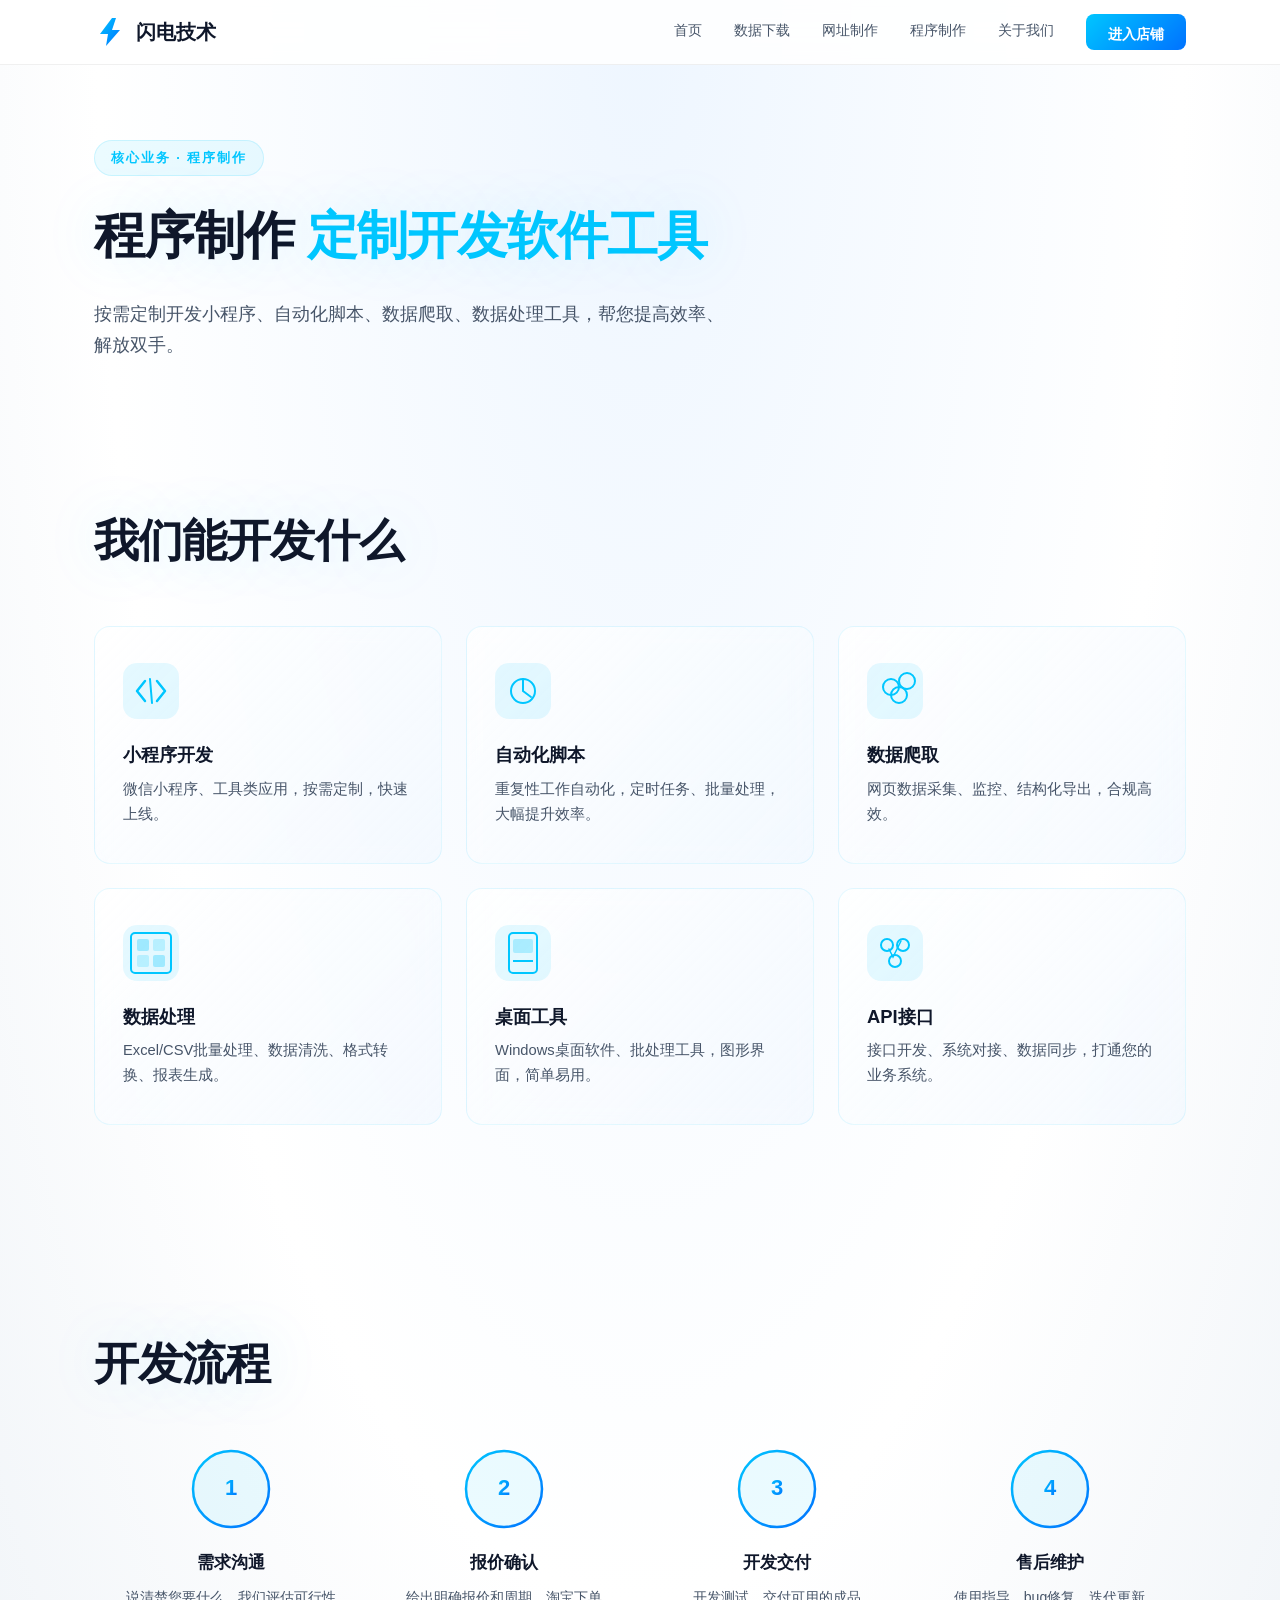
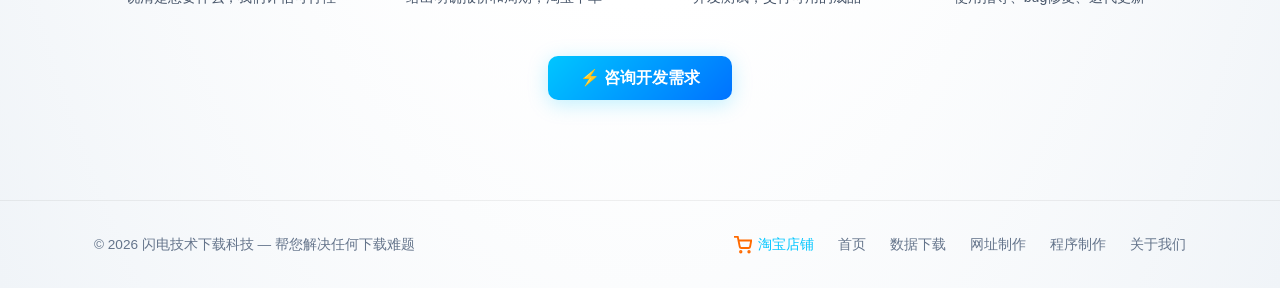
<file: program.html>
<!DOCTYPE html>
<html lang="zh-CN">
<head>
  <meta charset="UTF-8">
  <meta name="viewport" content="width=device-width, initial-scale=1.0">
  <meta http-equiv="X-UA-Compatible" content="IE=edge">
  <title>程序定制开发 - 闪电技术下载科技</title>
  <meta name="description" content="定制开发小程序、自动化脚本、数据爬取、数据处理、桌面工具、API接口。淘宝12年金牌老店。">
  <meta name="keywords" content="数据下载,下载服务,网址制作,独立站,程序开发,闪电技术下载科技">
  <meta name="author" content="闪电技术下载科技">
  <meta name="robots" content="index, follow, max-snippet:-1, max-image-preview:large, max-video-preview:-1">
  <link rel="canonical" href="https://www.dkios.art/program.html">
  <meta property="og:type" content="website">
  <meta property="og:site_name" content="闪电技术下载科技">
  <meta property="og:title" content="程序定制开发 - 闪电技术下载科技">
  <meta property="og:description" content="小程序、脚本、爬虫、数据处理定制开发">
  <meta property="og:url" content="https://www.dkios.art/program.html">
  <meta property="og:locale" content="zh_CN">
  <meta name="twitter:card" content="summary_large_image">
  <link rel="icon" type="image/svg+xml" href="data:image/svg+xml,<svg xmlns='http://www.w3.org/2000/svg' viewBox='0 0 100 100'><text y='.9em' font-size='90'>⚡</text></svg>">
  <link rel="stylesheet" href="style.css">
</head>
<body>
<header class="header">
  <nav class="nav">
    <a href="index.html" class="nav-logo" aria-label="闪电技术下载科技首页">
      <svg viewBox="0 0 32 32" fill="none"><defs><linearGradient id="lg" x1="0" y1="0" x2="1" y2="1"><stop offset="0%" stop-color="#00c6ff"/><stop offset="100%" stop-color="#0072ff"/></linearGradient></defs><path d="M18 2L6 18h8l-2 12 14-16h-8l4-12h-4z" fill="url(#lg)"/></svg>
      闪电技术
    </a>
    <div class="nav-links">
      <a href="index.html">首页</a>
      <a href="download.html">数据下载</a>
      <a href="website.html">网址制作</a>
      <a href="program.html">程序制作</a>
      <a href="about.html">关于我们</a>
      <a href="https://66pp.taobao.com" class="nav-cta" target="_blank" rel="noopener noreferrer">进入店铺</a>
    </div>
    <button class="nav-toggle" aria-label="菜单" onclick="document.querySelector('.nav-links').classList.toggle('open');this.textContent=document.querySelector('.nav-links').classList.contains('open')?'✕':'☰'">☰</button>
  </nav>
</header>
<main>

  <section class="section" style="padding-top:140px;">
    <div class="container">
      <span class="section-label">核心业务 · 程序制作</span>
      <h1 class="section-title" style="font-size:clamp(2rem,5vw,3.2rem);">程序制作 <span style="color:#00c6ff;">定制开发软件工具</span></h1>
      <p class="section-desc">按需定制开发小程序、自动化脚本、数据爬取、数据处理工具，帮您提高效率、解放双手。</p>
    </div>
  </section>

  <section class="section" style="padding-top:40px;">
    <div class="container">
      <h2 class="section-title">我们能开发什么</h2>
      <div class="services-grid">
        <div class="service-card"><div class="s-icon"><svg viewBox="0 0 56 56" fill="none"><rect width="56" height="56" rx="14" fill="rgba(0,198,255,.1)"/><path d="M22 18l-8 10 8 10" stroke="#00c6ff" stroke-width="2.5" fill="none" stroke-linecap="round" stroke-linejoin="round"/><path d="M34 18l8 10-8 10" stroke="#00c6ff" stroke-width="2.5" fill="none" stroke-linecap="round" stroke-linejoin="round"/><line x1="27" y1="16" x2="29" y2="40" stroke="#00c6ff" stroke-width="2" stroke-linecap="round"/></svg></div><h3>小程序开发</h3><p>微信小程序、工具类应用，按需定制，快速上线。</p></div>
        <div class="service-card"><div class="s-icon"><svg viewBox="0 0 56 56" fill="none"><rect width="56" height="56" rx="14" fill="rgba(0,198,255,.1)"/><circle cx="28" cy="28" r="12" fill="none" stroke="#00c6ff" stroke-width="2"/><path d="M28 16v12l8 6" stroke="#00c6ff" stroke-width="2" stroke-linecap="round"/></svg></div><h3>自动化脚本</h3><p>重复性工作自动化，定时任务、批量处理，大幅提升效率。</p></div>
        <div class="service-card"><div class="s-icon"><svg viewBox="0 0 56 56" fill="none"><rect width="56" height="56" rx="14" fill="rgba(0,198,255,.1)"/><circle cx="24" cy="24" r="8" fill="none" stroke="#00c6ff" stroke-width="2"/><circle cx="32" cy="32" r="8" fill="none" stroke="#00c6ff" stroke-width="2"/><circle cx="40" cy="18" r="8" fill="none" stroke="#00c6ff" stroke-width="2"/></svg></div><h3>数据爬取</h3><p>网页数据采集、监控、结构化导出，合规高效。</p></div>
        <div class="service-card"><div class="s-icon"><svg viewBox="0 0 56 56" fill="none"><rect width="56" height="56" rx="14" fill="rgba(0,198,255,.1)"/><rect x="8" y="8" width="40" height="40" rx="4" fill="none" stroke="#00c6ff" stroke-width="2"/><rect x="14" y="14" width="12" height="12" rx="2" fill="rgba(0,198,255,.3)"/><rect x="30" y="14" width="12" height="12" rx="2" fill="rgba(0,198,255,.2)"/><rect x="14" y="30" width="12" height="12" rx="2" fill="rgba(0,198,255,.2)"/><rect x="30" y="30" width="12" height="12" rx="2" fill="rgba(0,198,255,.3)"/></svg></div><h3>数据处理</h3><p>Excel/CSV批量处理、数据清洗、格式转换、报表生成。</p></div>
        <div class="service-card"><div class="s-icon"><svg viewBox="0 0 56 56" fill="none"><rect width="56" height="56" rx="14" fill="rgba(0,198,255,.1)"/><rect x="14" y="8" width="28" height="40" rx="4" fill="none" stroke="#00c6ff" stroke-width="2"/><rect x="18" y="14" width="20" height="14" rx="2" fill="rgba(0,198,255,.25)"/><line x1="18" y1="36" x2="38" y2="36" stroke="#00c6ff" stroke-width="2"/></svg></div><h3>桌面工具</h3><p>Windows桌面软件、批处理工具，图形界面，简单易用。</p></div>
        <div class="service-card"><div class="s-icon"><svg viewBox="0 0 56 56" fill="none"><rect width="56" height="56" rx="14" fill="rgba(0,198,255,.1)"/><circle cx="20" cy="20" r="6" fill="none" stroke="#00c6ff" stroke-width="2"/><circle cx="36" cy="20" r="6" fill="none" stroke="#00c6ff" stroke-width="2"/><circle cx="28" cy="36" r="6" fill="none" stroke="#00c6ff" stroke-width="2"/><path d="M22 24l4 8 8-16" stroke="#00c6ff" stroke-width="1.5" stroke-linecap="round" fill="none"/></svg></div><h3>API接口</h3><p>接口开发、系统对接、数据同步，打通您的业务系统。</p></div>
      </div>
    </div>
  </section>

  <section class="section">
    <div class="container">
      <h2 class="section-title">开发流程</h2>
      <div class="process-steps">
        <div class="process-step"><div class="step-img"><svg viewBox="0 0 80 80" fill="none"><circle cx="40" cy="40" r="38" fill="rgba(0,198,255,.08)" stroke="url(#lg)" stroke-width="2.5"/><text x="40" y="46" text-anchor="middle" font-size="22" font-weight="900" fill="url(#lg)">1</text></svg></div><h4>需求沟通</h4><p>说清楚您要什么，我们评估可行性</p></div>
        <div class="process-step"><div class="step-img"><svg viewBox="0 0 80 80" fill="none"><circle cx="40" cy="40" r="38" fill="rgba(0,198,255,.08)" stroke="url(#lg)" stroke-width="2.5"/><text x="40" y="46" text-anchor="middle" font-size="22" font-weight="900" fill="url(#lg)">2</text></svg></div><h4>报价确认</h4><p>给出明确报价和周期，淘宝下单</p></div>
        <div class="process-step"><div class="step-img"><svg viewBox="0 0 80 80" fill="none"><circle cx="40" cy="40" r="38" fill="rgba(0,198,255,.08)" stroke="url(#lg)" stroke-width="2.5"/><text x="40" y="46" text-anchor="middle" font-size="22" font-weight="900" fill="url(#lg)">3</text></svg></div><h4>开发交付</h4><p>开发测试，交付可用的成品</p></div>
        <div class="process-step"><div class="step-img"><svg viewBox="0 0 80 80" fill="none"><circle cx="40" cy="40" r="38" fill="rgba(0,198,255,.08)" stroke="url(#lg)" stroke-width="2.5"/><text x="40" y="46" text-anchor="middle" font-size="22" font-weight="900" fill="url(#lg)">4</text></svg></div><h4>售后维护</h4><p>使用指导、bug修复、迭代更新</p></div>
      </div>
      <div style="text-align:center;margin-top:48px;">
        <a href="https://66pp.taobao.com" class="btn btn-primary" target="_blank" rel="noopener noreferrer">⚡ 咨询开发需求</a>
      </div>
    </div>
  </section>

</main>
<footer class="footer">
  <div class="footer-inner">
    <p>&copy; 2026 闪电技术下载科技 — 帮您解决任何下载难题</p>
    <div class="footer-links">
      <a href="https://66pp.taobao.com" target="_blank" rel="noopener noreferrer" style="display:inline-flex;align-items:center;gap:6px;color:#00c6ff">
        <svg width="18" height="18" viewBox="0 0 24 24" fill="none" stroke="#ff6a00" stroke-width="2.5" stroke-linecap="round"><circle cx="9" cy="21" r="1"/><circle cx="20" cy="21" r="1"/><path d="M1 1h4l2.68 13.39a2 2 0 002 1.61h9.72a2 2 0 002-1.61L23 6H6"/></svg>
        淘宝店铺
      </a>
      <a href="index.html">首页</a>
      <a href="download.html">数据下载</a>
      <a href="website.html">网址制作</a>
      <a href="program.html">程序制作</a>
      <a href="about.html">关于我们</a>
    </div>
  </div>
</footer>
<script type="application/ld+json">
{"@context":"https://schema.org","@type":"Service","name":"程序制作服务","serviceType":"软件开发","description":"小程序、自动化脚本、数据爬取、数据处理、桌面工具、API接口定制开发","provider":{"@type":"LocalBusiness","name":"闪电技术下载科技","url":"https://www.dkios.art/"},"url":"https://www.dkios.art/program.html","areaServed":{"@type":"Country","name":"China"}}
</script>
<script>
function copyWechat(){
  navigator.clipboard.writeText('F6659K').then(function(){
    var t=document.getElementById('wechatText');
    var tip=document.getElementById('wechatTip');
    var old=t.textContent;
    t.textContent='已复制 ✓'; t.style.color='#fff';
    tip.textContent='✅ 微信号已复制，打开微信粘贴添加好友'; tip.style.color='#07C160';
    setTimeout(function(){t.textContent=old;t.style.color='';tip.textContent='👆 点击微信号自动复制';tip.style.color='';},2000);
  });
}
</script>
</body>
</html>
</file>
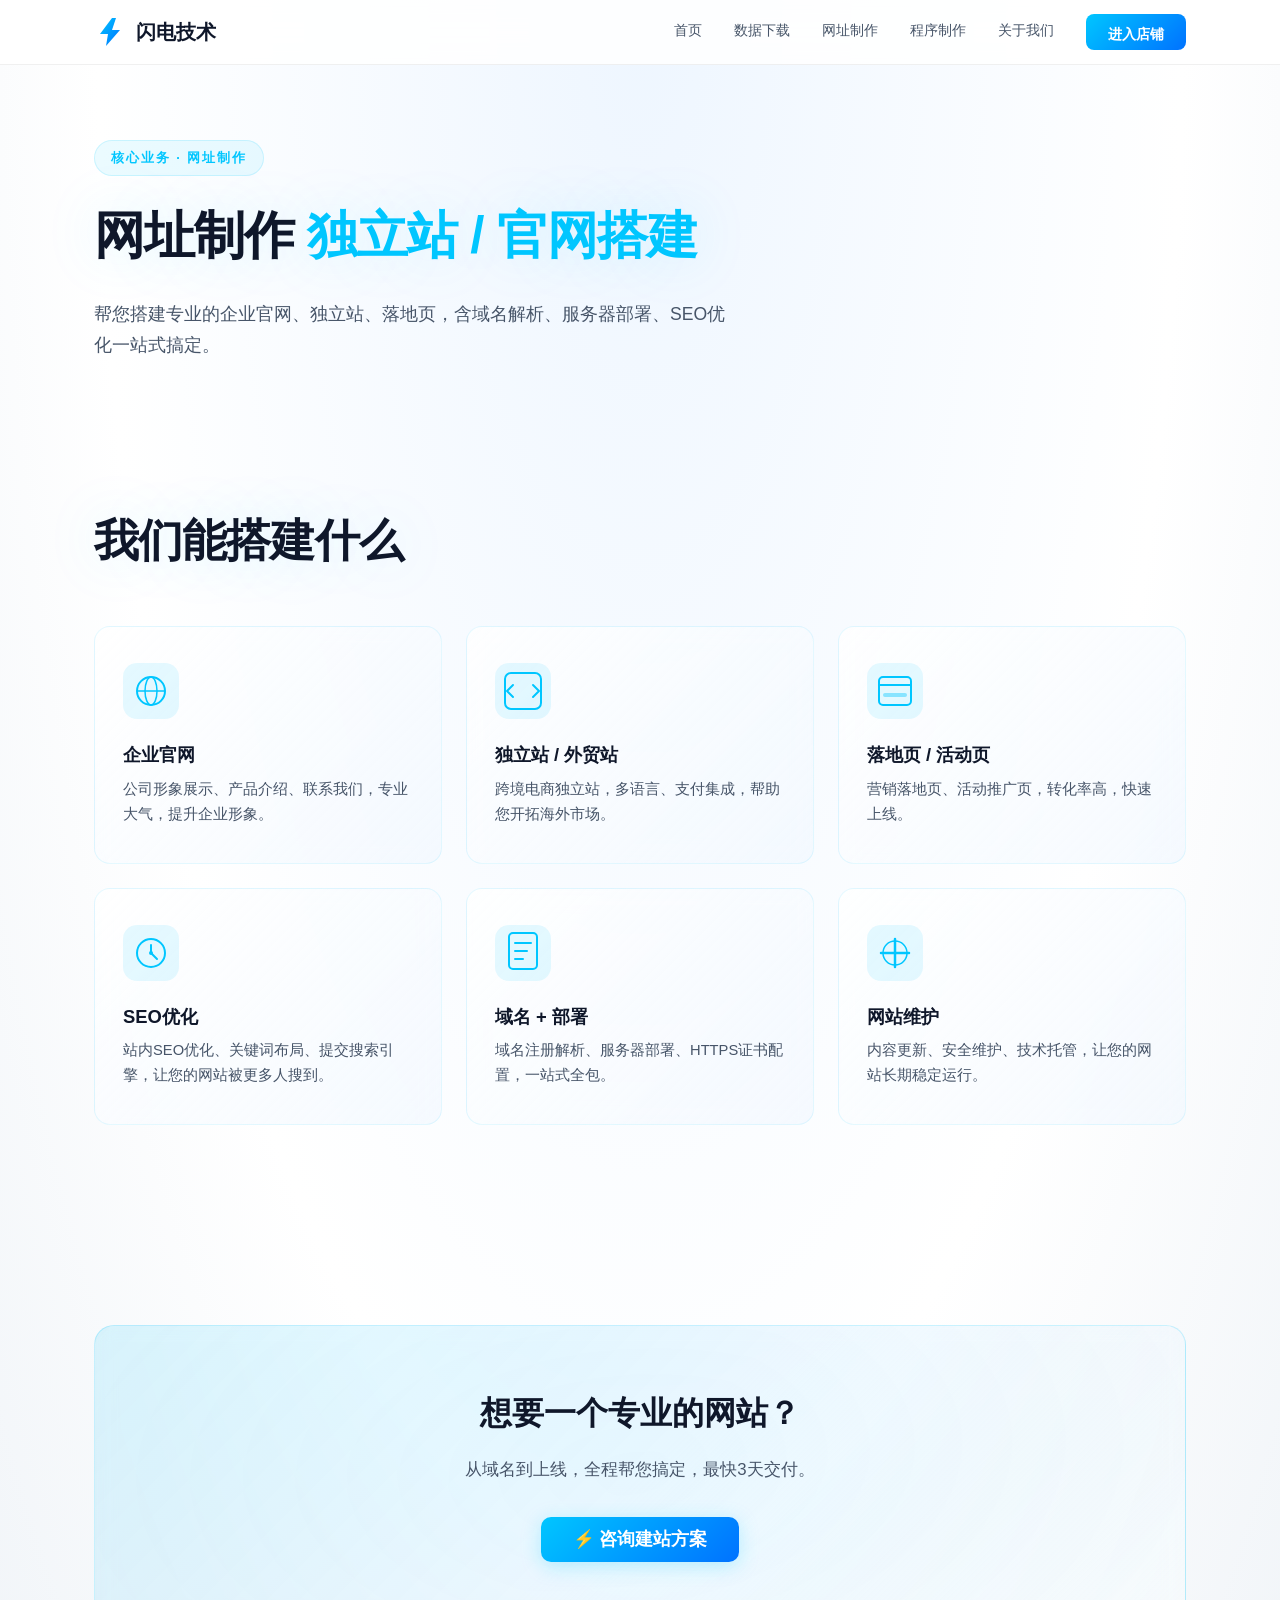
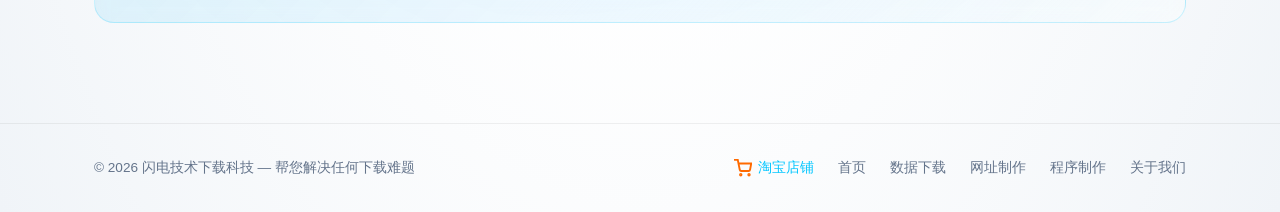
<file: website.html>
<!DOCTYPE html>
<html lang="zh-CN">
<head>
  <meta charset="UTF-8">
  <meta name="viewport" content="width=device-width, initial-scale=1.0">
  <meta http-equiv="X-UA-Compatible" content="IE=edge">
  <title>网址制作/独立站搭建 - 闪电技术下载科技</title>
  <meta name="description" content="帮您搭建企业官网、独立站、落地页，含域名解析、服务器部署、SEO优化一站式搞定。淘宝12年金牌老店。">
  <meta name="keywords" content="数据下载,下载服务,网址制作,独立站,程序开发,闪电技术下载科技">
  <meta name="author" content="闪电技术下载科技">
  <meta name="robots" content="index, follow, max-snippet:-1, max-image-preview:large, max-video-preview:-1">
  <link rel="canonical" href="https://www.dkios.art/website.html">
  <meta property="og:type" content="website">
  <meta property="og:site_name" content="闪电技术下载科技">
  <meta property="og:title" content="网址制作/独立站搭建 - 闪电技术下载科技">
  <meta property="og:description" content="独立站、官网、落地页一站式搭建">
  <meta property="og:url" content="https://www.dkios.art/website.html">
  <meta property="og:locale" content="zh_CN">
  <meta name="twitter:card" content="summary_large_image">
  <link rel="icon" type="image/svg+xml" href="data:image/svg+xml,<svg xmlns='http://www.w3.org/2000/svg' viewBox='0 0 100 100'><text y='.9em' font-size='90'>⚡</text></svg>">
  <link rel="stylesheet" href="style.css">
</head>
<body>
<header class="header">
  <nav class="nav">
    <a href="index.html" class="nav-logo" aria-label="闪电技术下载科技首页">
      <svg viewBox="0 0 32 32" fill="none"><defs><linearGradient id="lg" x1="0" y1="0" x2="1" y2="1"><stop offset="0%" stop-color="#00c6ff"/><stop offset="100%" stop-color="#0072ff"/></linearGradient></defs><path d="M18 2L6 18h8l-2 12 14-16h-8l4-12h-4z" fill="url(#lg)"/></svg>
      闪电技术
    </a>
    <div class="nav-links">
      <a href="index.html">首页</a>
      <a href="download.html">数据下载</a>
      <a href="website.html">网址制作</a>
      <a href="program.html">程序制作</a>
      <a href="about.html">关于我们</a>
      <a href="https://66pp.taobao.com" class="nav-cta" target="_blank" rel="noopener noreferrer">进入店铺</a>
    </div>
    <button class="nav-toggle" aria-label="菜单" onclick="document.querySelector('.nav-links').classList.toggle('open');this.textContent=document.querySelector('.nav-links').classList.contains('open')?'✕':'☰'">☰</button>
  </nav>
</header>
<main>

  <section class="section" style="padding-top:140px;">
    <div class="container">
      <span class="section-label">核心业务 · 网址制作</span>
      <h1 class="section-title" style="font-size:clamp(2rem,5vw,3.2rem);">网址制作 <span style="color:#00c6ff;">独立站 / 官网搭建</span></h1>
      <p class="section-desc">帮您搭建专业的企业官网、独立站、落地页，含域名解析、服务器部署、SEO优化一站式搞定。</p>
    </div>
  </section>

  <section class="section" style="padding-top:40px;">
    <div class="container">
      <h2 class="section-title">我们能搭建什么</h2>
      <div class="services-grid">
        <div class="service-card"><div class="s-icon"><svg viewBox="0 0 56 56" fill="none"><rect width="56" height="56" rx="14" fill="rgba(0,198,255,.1)"/><circle cx="28" cy="28" r="14" fill="none" stroke="#00c6ff" stroke-width="2"/><ellipse cx="28" cy="28" rx="6" ry="14" fill="none" stroke="#00c6ff" stroke-width="1.5"/><line x1="14" y1="28" x2="42" y2="28" stroke="#00c6ff" stroke-width="1.5"/></svg></div><h3>企业官网</h3><p>公司形象展示、产品介绍、联系我们，专业大气，提升企业形象。</p></div>
        <div class="service-card"><div class="s-icon"><svg viewBox="0 0 56 56" fill="none"><rect width="56" height="56" rx="14" fill="rgba(0,198,255,.1)"/><rect x="10" y="10" width="36" height="36" rx="6" fill="none" stroke="#00c6ff" stroke-width="2"/><path d="M18 22l-6 6 6 6M38 22l6 6-6 6" stroke="#00c6ff" stroke-width="2" stroke-linecap="round" stroke-linejoin="round" fill="none"/></svg></div><h3>独立站 / 外贸站</h3><p>跨境电商独立站，多语言、支付集成，帮助您开拓海外市场。</p></div>
        <div class="service-card"><div class="s-icon"><svg viewBox="0 0 56 56" fill="none"><rect width="56" height="56" rx="14" fill="rgba(0,198,255,.1)"/><rect x="12" y="14" width="32" height="28" rx="4" fill="none" stroke="#00c6ff" stroke-width="2"/><line x1="12" y1="22" x2="44" y2="22" stroke="#00c6ff" stroke-width="2"/><rect x="16" y="30" width="24" height="4" rx="2" fill="rgba(0,198,255,.4)"/></svg></div><h3>落地页 / 活动页</h3><p>营销落地页、活动推广页，转化率高，快速上线。</p></div>
        <div class="service-card"><div class="s-icon"><svg viewBox="0 0 56 56" fill="none"><rect width="56" height="56" rx="14" fill="rgba(0,198,255,.1)"/><circle cx="28" cy="28" r="14" fill="none" stroke="#00c6ff" stroke-width="2"/><path d="M28 20v8l6 6" stroke="#00c6ff" stroke-width="2" stroke-linecap="round"/><circle cx="28" cy="28" r="2" fill="#00c6ff"/></svg></div><h3>SEO优化</h3><p>站内SEO优化、关键词布局、提交搜索引擎，让您的网站被更多人搜到。</p></div>
        <div class="service-card"><div class="s-icon"><svg viewBox="0 0 56 56" fill="none"><rect width="56" height="56" rx="14" fill="rgba(0,198,255,.1)"/><rect x="14" y="8" width="28" height="36" rx="4" fill="none" stroke="#00c6ff" stroke-width="2"/><line x1="20" y1="18" x2="36" y2="18" stroke="#00c6ff" stroke-width="2" stroke-linecap="round"/><line x1="20" y1="26" x2="32" y2="26" stroke="#00c6ff" stroke-width="2" stroke-linecap="round"/><line x1="20" y1="34" x2="28" y2="34" stroke="#00c6ff" stroke-width="2" stroke-linecap="round"/></svg></div><h3>域名 + 部署</h3><p>域名注册解析、服务器部署、HTTPS证书配置，一站式全包。</p></div>
        <div class="service-card"><div class="s-icon"><svg viewBox="0 0 56 56" fill="none"><rect width="56" height="56" rx="14" fill="rgba(0,198,255,.1)"/><path d="M28 14v28M14 28h28" stroke="#00c6ff" stroke-width="2.5" stroke-linecap="round"/><circle cx="28" cy="28" r="12" fill="none" stroke="#00c6ff" stroke-width="1.5"/></svg></div><h3>网站维护</h3><p>内容更新、安全维护、技术托管，让您的网站长期稳定运行。</p></div>
      </div>
    </div>
  </section>

  <section class="section">
    <div class="container">
      <div class="cta-banner">
        <h2>想要一个专业的网站？</h2>
        <p>从域名到上线，全程帮您搞定，最快3天交付。</p>
        <a href="https://66pp.taobao.com" class="btn btn-primary" target="_blank" rel="noopener noreferrer" style="font-size:1.1rem;">⚡ 咨询建站方案</a>
      </div>
    </div>
  </section>

</main>
<footer class="footer">
  <div class="footer-inner">
    <p>&copy; 2026 闪电技术下载科技 — 帮您解决任何下载难题</p>
    <div class="footer-links">
      <a href="https://66pp.taobao.com" target="_blank" rel="noopener noreferrer" style="display:inline-flex;align-items:center;gap:6px;color:#00c6ff">
        <svg width="18" height="18" viewBox="0 0 24 24" fill="none" stroke="#ff6a00" stroke-width="2.5" stroke-linecap="round"><circle cx="9" cy="21" r="1"/><circle cx="20" cy="21" r="1"/><path d="M1 1h4l2.68 13.39a2 2 0 002 1.61h9.72a2 2 0 002-1.61L23 6H6"/></svg>
        淘宝店铺
      </a>
      <a href="index.html">首页</a>
      <a href="download.html">数据下载</a>
      <a href="website.html">网址制作</a>
      <a href="program.html">程序制作</a>
      <a href="about.html">关于我们</a>
    </div>
  </div>
</footer>
<script type="application/ld+json">
{"@context":"https://schema.org","@type":"Service","name":"网址制作服务","serviceType":"建站服务","description":"企业官网、独立站、落地页搭建，含域名部署和SEO优化","provider":{"@type":"LocalBusiness","name":"闪电技术下载科技","url":"https://www.dkios.art/"},"url":"https://www.dkios.art/website.html","areaServed":{"@type":"Country","name":"China"}}
</script>
<script>
function copyWechat(){
  navigator.clipboard.writeText('F6659K').then(function(){
    var t=document.getElementById('wechatText');
    var tip=document.getElementById('wechatTip');
    var old=t.textContent;
    t.textContent='已复制 ✓'; t.style.color='#fff';
    tip.textContent='✅ 微信号已复制，打开微信粘贴添加好友'; tip.style.color='#07C160';
    setTimeout(function(){t.textContent=old;t.style.color='';tip.textContent='👆 点击微信号自动复制';tip.style.color='';},2000);
  });
}
</script>
</body>
</html>
</file>
<file: style.css>
*,*::before,*::after{box-sizing:border-box;margin:0;padding:0}
    html{scroll-behavior:smooth;font-size:16px}
    body{
      font-family:-apple-system,BlinkMacSystemFont,"Segoe UI","PingFang SC","Hiragino Sans GB","Microsoft YaHei","Helvetica Neue",Arial,sans-serif;
      background:radial-gradient(ellipse at 50% 0%,#eef6ff 0%,#ffffff 60%,#f0f4f8 100%);
      color:#1e293b;line-height:1.7;overflow-x:hidden;
      -webkit-font-smoothing:antialiased;
    }
    a{text-decoration:none;color:inherit}
    img{max-width:100%;display:block}

    /* ===== Grid BG ===== */
    .grid-bg{
      position:fixed;inset:0;z-index:0;pointer-events:none;opacity:.05;
      background-image:
        linear-gradient(rgba(0,198,255,.4) 1px,transparent 1px),
        linear-gradient(90deg,rgba(0,198,255,.4) 1px,transparent 1px);
      background-size:50px 50px;
    }

    /* ===== Scanline overlay ===== */
    .scanlines{
      position:fixed;inset:0;z-index:0;pointer-events:none;opacity:.015;
      background:repeating-linear-gradient(0deg,transparent,transparent 2px,rgba(0,198,255,.3) 2px,rgba(0,198,255,.3) 4px);
    }

    /* ===== Hex overlay ===== */
    .hex-bg{
      position:fixed;inset:0;z-index:0;pointer-events:none;opacity:.03;
      background-image:url("data:image/svg+xml,%3Csvg width='60' height='52' viewBox='0 0 60 52' xmlns='http://www.w3.org/2000/svg'%3E%3Cpath d='M30 0l30 17.3v34.6L30 69.2 0 51.9V17.3z' fill='none' stroke='%2300c6ff' stroke-width='0.5'/%3E%3C/svg%3E");
      background-size:60px 52px;
    }
    .noise-bg{
      position:fixed;inset:0;z-index:0;pointer-events:none;opacity:.025;
      background-image:url("data:image/svg+xml,%3Csvg viewBox='0 0 256 256' xmlns='http://www.w3.org/2000/svg'%3E%3Cfilter id='n'%3E%3CfeTurbulence type='fractalNoise' baseFrequency='0.9' numOctaves='4' stitchTiles='stitch'/%3E%3C/filter%3E%3Crect width='100%25' height='100%25' filter='url(%23n)'/%3E%3C/svg%3E");
    }

    /* ===== Utility ===== */
    .container{max-width:1140px;margin:0 auto;padding:0 24px;position:relative;z-index:1}
    .section{padding:100px 0;position:relative}
    .section-label{
      display:inline-block;font-size:.8rem;font-weight:700;letter-spacing:.15em;
      text-transform:uppercase;color:#00c6ff;margin-bottom:16px;
      background:rgba(0,198,255,.08);padding:6px 16px;border-radius:50px;
      border:1px solid rgba(0,198,255,.15);
    }
    .section-title{
      font-size:clamp(1.8rem,4vw,2.8rem);font-weight:800;color:#0f172a;
      margin-bottom:20px;letter-spacing:-.02em;
      text-shadow:0 0 60px rgba(0,198,255,.15);
    }
    .section-desc{font-size:1.1rem;color:#475569;max-width:640px;line-height:1.8}

    /* ===== Header ===== */
    .header{
      position:fixed;top:0;left:0;right:0;z-index:100;
      background:rgba(255,255,255,.85);backdrop-filter:blur(20px);
      border-bottom:1px solid rgba(0,0,0,.06);
    }
    .nav{
      display:flex;align-items:center;justify-content:space-between;
      height:64px;max-width:1140px;margin:0 auto;padding:0 24px;
    }
    .nav-logo{display:flex;align-items:center;gap:10px;font-size:1.25rem;font-weight:800;color:#0f172a}
    .nav-logo svg{width:32px;height:32px}
    .nav-links{display:flex;gap:32px;align-items:center}
    .nav-links a{font-size:.9rem;color:#475569;font-weight:500;position:relative;padding-bottom:4px;transition:color .25s}
    .nav-links a:not(.nav-cta)::after{
      content:'';position:absolute;left:0;bottom:0;height:2px;width:100%;
      background:linear-gradient(90deg,#0072ff,#00c6ff,#00e5ff,#0072ff);
      background-size:300% 100%;
      border-radius:2px;
      transform:scaleX(0);transform-origin:left;
      transition:transform .3s ease;
      box-shadow:0 0 8px rgba(0,198,255,.5);
    }
    .nav-links a:not(.nav-cta):hover{color:#00c6ff}
    .nav-links a:not(.nav-cta):hover::after{
      transform:scaleX(1);
      animation:navFlow 1.8s linear infinite;
    }
    @keyframes navFlow{0%{background-position:0% 0}100%{background-position:300% 0}}
    .nav-cta{
      background:linear-gradient(135deg,#00c6ff,#0072ff);color:#fff!important;
      padding:8px 22px;border-radius:8px;font-weight:700!important;
      transition:transform .2s,box-shadow .2s!important;
    }
    .nav-cta:hover{transform:translateY(-2px);box-shadow:0 8px 25px rgba(0,198,255,.3)}

    /* ===== Hero ===== */
    .hero{position:relative;z-index:1;min-height:100vh;display:flex;align-items:center;padding-top:80px}
    .hero-grid{display:grid;grid-template-columns:1fr 1fr;gap:60px;align-items:center}
    .hero-badge{
      display:inline-flex;align-items:center;gap:8px;
      background:rgba(0,198,255,.08);border:1px solid rgba(0,198,255,.2);
      border-radius:50px;padding:6px 18px;font-size:.85rem;color:#00c6ff;font-weight:600;margin-bottom:28px;
    }
    .hero-badge .dot{width:8px;height:8px;background:#00c6ff;border-radius:50%;animation:pulse 2s infinite}
    @keyframes pulse{0%,100%{opacity:1}50%{opacity:.4}}
    .hero h1{
      font-size:clamp(2.9rem,6.5vw,4.5rem);font-weight:900;color:#0f172a;
      line-height:1.15;margin-bottom:24px;letter-spacing:-.03em;
    }
    .hero h1 .highlight{
      background:linear-gradient(135deg,#00c6ff,#0072ff);
      -webkit-background-clip:text;-webkit-text-fill-color:transparent;background-clip:text;
    }
    .hero-types{
      display:block;font-size:clamp(1.4rem,3.5vw,2.4rem);font-weight:800;
      color:#0f172a;letter-spacing:.06em;margin-bottom:8px;line-height:1.35;
    }
    .hero p{font-size:1.15rem;color:#475569;margin-bottom:24px;max-width:480px;line-height:1.8}
    .hero-tags{display:flex;flex-wrap:wrap;gap:8px;margin-bottom:24px}
    .hero-tags span{
      background:rgba(0,198,255,.06);border:1px solid rgba(0,198,255,.15);
      border-radius:8px;padding:6px 14px;font-size:.82rem;color:#475569;
      font-weight:500;white-space:nowrap;
    }
    .hero-tags span:hover{border-color:#00c6ff;color:#00c6ff;background:rgba(0,198,255,.1)}
    .hero-buttons{display:flex;gap:16px;flex-wrap:wrap}
    .btn{
      display:inline-flex;align-items:center;gap:8px;padding:14px 32px;
      font-size:1rem;font-weight:700;border-radius:10px;border:none;cursor:pointer;
      transition:all .25s;line-height:1;
    }
    .btn-primary{
      background:linear-gradient(135deg,#00c6ff,#0072ff);color:#fff;
      box-shadow:0 4px 20px rgba(0,198,255,.25);
    }
    .btn-primary:hover{transform:translateY(-2px);box-shadow:0 8px 30px rgba(0,198,255,.4)}
    .btn-outline{
      background:transparent;color:#1e293b;border:1.5px solid rgba(0,0,0,.2);
    }
    .btn-outline:hover{border-color:#00c6ff;color:#00c6ff;background:rgba(0,198,255,.05)}
    .hero-visual{display:flex;align-items:center;justify-content:center}

    /* ===== Hero light streams (video-like bg) ===== */
    .hero-streams{position:absolute;inset:0;z-index:0;overflow:hidden;pointer-events:none}
    .hero-streams .stream{
      position:absolute;width:50%;height:200%;
      background:linear-gradient(90deg,transparent,rgba(0,198,255,.07),rgba(0,114,255,.04),transparent);
      top:-50%;left:-60%;
      transform:rotate(25deg);
      animation:streamMove 9s linear infinite;
    }
    .hero-streams .stream:nth-child(2){animation-delay:4.5s;animation-duration:12s;width:35%}
    .hero-streams .stream:nth-child(3){animation-delay:2s;animation-duration:7s;width:60%}
    @keyframes streamMove{0%{left:-60%}100%{left:130%}}

    /* ===== Hero SVG Illustration ===== */
    .hero-illustration{position:relative;width:100%;max-width:480px}
    .hero-illustration svg{width:100%;height:auto}

    /* ===== Glow Orbs ===== */
    .glow-orb{position:absolute;border-radius:50%;filter:blur(120px);pointer-events:none;z-index:0}
    .glow-orb-1{width:600px;height:600px;background:rgba(0,198,255,.08);top:-150px;right:-200px}
    .glow-orb-2{width:500px;height:500px;background:rgba(0,114,255,.06);bottom:-150px;left:-150px}

    /* ===== Floating Data Particles ===== */
    .particles{position:absolute;inset:0;pointer-events:none;overflow:hidden}
    .particle{
      position:absolute;width:4px;height:4px;background:#00c6ff;border-radius:50%;
      animation:floatUp 6s infinite;
    }
    .particle:nth-child(1){left:10%;animation-delay:0s;opacity:.6}
    .particle:nth-child(2){left:25%;animation-delay:1.5s;opacity:.4;width:3px;height:3px}
    .particle:nth-child(3){left:40%;animation-delay:3s;opacity:.5}
    .particle:nth-child(4){left:55%;animation-delay:2s;opacity:.3;width:5px;height:5px}
    .particle:nth-child(5){left:70%;animation-delay:4s;opacity:.7}
    .particle:nth-child(6){left:85%;animation-delay:1s;opacity:.4;width:3px;height:3px}
    .particle:nth-child(7){left:15%;animation-delay:5s;opacity:.5}
    .particle:nth-child(8){left:60%;animation-delay:3.5s;opacity:.3}
    @keyframes floatUp{
      0%{transform:translateY(100vh) scale(0);opacity:0}
      20%{opacity:1}
      80%{opacity:1}
      100%{transform:translateY(-20vh) scale(1.5);opacity:0}
    }

    /* ===== Download Animation ===== */
    .dl-bar-wrap{
      position:relative;z-index:2;width:100%;
    }
    .dl-card{
      background:linear-gradient(135deg,rgba(255,255,255,.9),rgba(238,244,250,.8));
      border:1px solid rgba(0,198,255,.15);border-radius:16px;padding:28px 36px;
      backdrop-filter:blur(16px);position:relative;overflow:hidden;
    }
    .dl-card::before{
      content:'';position:absolute;top:0;left:0;right:0;height:1px;
      background:linear-gradient(90deg,transparent,rgba(0,198,255,.5),transparent);
    }
    .dl-card::after{
      content:'';position:absolute;inset:0;
      background:radial-gradient(ellipse at 50% 0%,rgba(0,198,255,.06),transparent 60%);
      pointer-events:none;
    }
    .dl-header{display:flex;justify-content:space-between;align-items:center;margin-bottom:14px;position:relative;z-index:1}
    .dl-file{display:flex;align-items:center;gap:10px}
    .dl-file svg{width:28px;height:28px}
    .dl-file-name{font-size:.95rem;color:#1e293b;font-weight:600}
    .dl-file-size{font-size:.78rem;color:#64748b}
    .dl-speed{text-align:right}
    .dl-speed-val{font-size:1.5rem;font-weight:900;color:#00c6ff;text-shadow:0 0 20px rgba(0,198,255,.4);font-variant-numeric:tabular-nums}
    .dl-speed-unit{font-size:.75rem;color:#00c6ff;opacity:.7}
    .dl-percent{font-size:.82rem;color:#475569;margin-top:2px}
    .dl-bar-track{
      height:6px;background:rgba(0,198,255,.08);border-radius:3px;
      overflow:hidden;position:relative;z-index:1;margin-bottom:10px;
    }
    .dl-bar-fill{
      height:100%;border-radius:3px;
      background:linear-gradient(90deg,#0072ff,#00c6ff,#00e5ff);
      box-shadow:0 0 20px rgba(0,198,255,.5),0 0 60px rgba(0,198,255,.2);
      position:relative;width:0;animation:dlProgress 10s ease-in-out infinite;
    }
    .dl-bar-fill::after{
      content:'';position:absolute;right:0;top:-2px;
      width:10px;height:10px;border-radius:50%;
      background:#fff;box-shadow:0 0 12px #00c6ff,0 0 30px #00c6ff;
    }
    .dl-bar-glow{
      position:absolute;top:0;left:0;height:100%;width:60px;
      background:linear-gradient(90deg,transparent,rgba(255,255,255,.3),transparent);
      animation:dlSweep 1.5s linear infinite;
      border-radius:3px;
    }
    @keyframes dlProgress{
      0%{width:0%} 20%{width:15%} 40%{width:42%} 60%{width:68%} 80%{width:89%} 100%{width:100%}
    }
    @keyframes dlSweep{
      0%{left:-60px} 100%{left:100%}
    }
    .dl-footer{display:flex;justify-content:space-between;align-items:center;position:relative;z-index:1}
    .dl-status{font-size:.8rem;color:#64748b;display:flex;align-items:center;gap:6px}
    .dl-status .dot{width:6px;height:6px;background:#00c6ff;border-radius:50%;animation:pulse 1.5s infinite}
    .dl-peers{font-size:.78rem;color:#64748b}
    @media(max-width:768px){
      .dl-bar-wrap{max-width:100%}
      .dl-card{padding:20px}
      .dl-speed-val{font-size:1.2rem}
    }
    @media(max-width:480px){
      .dl-card{padding:16px}
      .dl-header{flex-direction:column;align-items:flex-start;gap:8px}
      .dl-speed{text-align:left}
      .dl-speed-val{font-size:1.1rem}
    }

    /* ===== Services ===== */
    .services-grid{display:grid;grid-template-columns:repeat(3,1fr);gap:24px;margin-top:48px}
    .service-card{
      background:linear-gradient(135deg,rgba(255,255,255,.8),rgba(240,247,255,.6));
      border:1px solid rgba(0,198,255,.1);
      border-radius:16px;padding:36px 28px;transition:all .35s;position:relative;overflow:hidden;
      backdrop-filter:blur(10px);
    }
    .service-card::before{
      content:'';position:absolute;top:0;left:0;right:0;height:1px;
      background:linear-gradient(90deg,transparent,rgba(0,198,255,.4),transparent);
      opacity:0;transition:opacity .3s;
    }
    .service-card:hover{
      border-color:rgba(0,198,255,.4);transform:translateY(-6px);
      box-shadow:0 0 40px rgba(0,198,255,.1),0 20px 40px rgba(0,0,0,.12);
    }
    .service-card:hover::before{opacity:1}
    .service-card .s-icon{width:56px;height:56px;margin-bottom:20px}
    .service-card .s-icon svg{width:100%;height:100%}
    .service-card h3{font-size:1.15rem;color:#0f172a;margin-bottom:6px;font-weight:700}
    .service-card p{font-size:.92rem;color:#475569;line-height:1.7}
    .service-sub{font-size:.9rem;color:#00c6ff;margin-bottom:14px;font-weight:600}
    .service-items{display:flex;flex-wrap:wrap;gap:6px}
    .service-items span{
      font-size:.78rem;color:#475569;background:rgba(0,198,255,.06);
      border:1px solid rgba(0,198,255,.12);border-radius:6px;padding:4px 10px;
    }

    /* ===== Process ===== */
    .process-steps{display:grid;grid-template-columns:repeat(4,1fr);gap:0;margin-top:48px;position:relative}
    .process-line{
      position:absolute;top:28px;left:12.5%;right:12.5%;height:2px;
      background:linear-gradient(90deg,rgba(0,198,255,.4),rgba(0,198,255,.1),rgba(0,198,255,.4));
      z-index:0;
    }
    .process-line::after{
      content:'';position:absolute;top:-3px;right:-8px;
      width:0;height:0;
      border-left:10px solid #00c6ff;border-top:5px solid transparent;border-bottom:5px solid transparent;
    }
    .process-step{text-align:center;position:relative;z-index:1}
    .process-step .step-img{width:80px;height:80px;margin:0 auto 20px}
    .process-step .step-img svg{width:100%;height:100%}
    .process-step h4{font-size:1.05rem;color:#0f172a;margin-bottom:8px;font-weight:700}
    .process-step p{font-size:.88rem;color:#475569;line-height:1.6}

    /* ===== Why Us ===== */
    .why-grid{display:grid;grid-template-columns:repeat(2,1fr);gap:20px;margin-top:48px}
    .why-item{
      display:flex;gap:16px;padding:24px;
      background:linear-gradient(135deg,rgba(255,255,255,.5),rgba(240,247,255,.3));
      border-radius:12px;border:1px solid rgba(0,198,255,.06);
      transition:all .35s;
    }
    .why-item:hover{
      border-color:rgba(0,198,255,.25);background:linear-gradient(135deg,rgba(255,255,255,.8),rgba(240,247,255,.6));
      transform:translateY(-3px);box-shadow:0 0 25px rgba(0,198,255,.06);
    }
    .why-icon{width:44px;height:44px;flex-shrink:0}
    .why-icon svg{width:100%;height:100%}
    .why-item h4{font-size:1rem;color:#0f172a;margin-bottom:4px;font-weight:700}
    .why-item p{font-size:.88rem;color:#475569;line-height:1.6}

    /* ===== CTA Banner ===== */
    .cta-banner{
      background:linear-gradient(135deg,rgba(0,198,255,.12),rgba(0,114,255,.04),rgba(255,255,255,.5));
      border:1px solid rgba(0,198,255,.2);border-radius:20px;padding:60px;
      text-align:center;position:relative;overflow:hidden;backdrop-filter:blur(10px);
    }
    .cta-banner::before{
      content:'';position:absolute;top:-80%;left:-20%;
      width:140%;height:260%;
      background:radial-gradient(ellipse at center,rgba(0,198,255,.06),transparent 70%);
    }
    .cta-banner>*{position:relative;z-index:1}
    .cta-banner h2{font-size:2rem;color:#0f172a;margin-bottom:16px;font-weight:800}
    .cta-banner p{color:#475569;margin-bottom:32px;font-size:1.05rem}
    .cta-illustration{margin:0 auto 24px;max-width:240px}
    .cta-illustration svg{width:100%}

    /* ===== Stats Bar ===== */
    .stats-row{display:flex;gap:24px;margin-top:48px}
    .stat-card{
      flex:1;background:linear-gradient(135deg,rgba(255,255,255,.7),rgba(240,247,255,.5));
      border:1px solid rgba(0,198,255,.1);backdrop-filter:blur(10px);
      border-radius:16px;padding:32px 24px;text-align:center;
      transition:all .35s;
    }
    .stat-card:hover{
      border-color:rgba(0,198,255,.35);transform:translateY(-6px);
      box-shadow:0 0 35px rgba(0,198,255,.08),0 16px 32px rgba(0,0,0,.12);
    }
    .stat-card .stat-icon{width:40px;height:40px;margin:0 auto 12px}
    .stat-card .stat-icon svg{width:100%;height:100%}
    .stat-card .stat-num{font-size:2.6rem;font-weight:900;color:#00c6ff;margin-bottom:6px;line-height:1.1}
    .stat-card .stat-label{font-size:.85rem;color:#64748b}

    /* ===== Testimonials ===== */
    .testimonials-grid{display:grid;grid-template-columns:repeat(3,1fr);gap:24px;margin-top:48px}
    .testimonial-card{
      background:linear-gradient(135deg,rgba(255,255,255,.85),rgba(240,247,255,.65));
      border:1px solid rgba(0,198,255,.1);border-radius:16px;padding:32px 28px;
      transition:all .35s;position:relative;
    }
    .testimonial-card:hover{border-color:rgba(0,198,255,.3);transform:translateY(-4px);box-shadow:0 0 30px rgba(0,198,255,.08)}
    .testimonial-stars{color:#fbbf24;font-size:1rem;letter-spacing:2px;margin-bottom:14px}
    .testimonial-text{font-size:.95rem;color:#475569;line-height:1.8;margin-bottom:20px}
    .testimonial-author{display:flex;align-items:center;gap:12px}
    .testimonial-avatar{width:44px;height:44px;border-radius:50%;background:linear-gradient(135deg,#00c6ff,#0072ff);color:#fff;display:flex;align-items:center;justify-content:center;font-weight:700;font-size:1.1rem;flex-shrink:0}
    .testimonial-name{font-size:.92rem;color:#0f172a;font-weight:700}
    .testimonial-type{font-size:.78rem;color:#64748b}

    /* ===== FAQ ===== */
    .faq-list{max-width:820px;margin:48px auto 0}
    .faq-item{
      background:linear-gradient(135deg,rgba(255,255,255,.85),rgba(240,247,255,.65));
      border:1px solid rgba(0,198,255,.1);border-radius:12px;margin-bottom:12px;
      overflow:hidden;transition:all .3s;
    }
    .faq-item:hover{border-color:rgba(0,198,255,.25)}
    .faq-item summary{
      padding:20px 24px;cursor:pointer;font-weight:700;color:#0f172a;
      list-style:none;display:flex;justify-content:space-between;align-items:center;font-size:1rem;
    }
    .faq-item summary::-webkit-details-marker{display:none}
    .faq-item summary::after{content:'+';font-size:1.6rem;color:#00c6ff;font-weight:400;transition:transform .3s;line-height:1}
    .faq-item[open] summary::after{content:'−'}
    .faq-item[open]{border-color:rgba(0,198,255,.3);box-shadow:0 0 20px rgba(0,198,255,.06)}
    .faq-item p{padding:0 24px 20px;color:#475569;font-size:.92rem;line-height:1.8}

    /* ===== Contact ===== */
    .contact-grid{display:grid;grid-template-columns:repeat(2,1fr);gap:20px;margin-top:48px}
    .contact-card{
      background:linear-gradient(135deg,rgba(255,255,255,.6),rgba(240,247,255,.4));
      border:1px solid rgba(0,198,255,.08);backdrop-filter:blur(10px);
      border-radius:16px;padding:32px;display:flex;gap:20px;align-items:flex-start;
      transition:all .35s;
    }
    .contact-card:hover{
      border-color:rgba(0,198,255,.3);background:linear-gradient(135deg,rgba(255,255,255,.9),rgba(240,247,255,.7));
      box-shadow:0 0 30px rgba(0,198,255,.06);
    }
    .contact-card .c-icon{width:56px;height:56px;flex-shrink:0}
    .contact-card .c-icon svg{width:100%;height:100%}
    .contact-card h4{font-size:.95rem;color:#0f172a;margin-bottom:4px;font-weight:700}
    .contact-card p,.contact-card a{font-size:.9rem;color:#475569}
    .contact-card a:hover{color:#00c6ff}

    /* ===== Footer ===== */
    .footer{border-top:1px solid rgba(0,0,0,.06);padding:32px 0}
    .footer-inner{
      display:flex;justify-content:space-between;align-items:center;
      max-width:1140px;margin:0 auto;padding:0 24px;
    }
    .footer p{font-size:.85rem;color:#64748b}
    .footer-links{display:flex;gap:24px}
    .footer-links a{font-size:.85rem;color:#64748b;transition:color .2s}
    .footer-links a:hover{color:#00c6ff}

    /* ===== WeChat Banner ===== */
    .wechat-banner{
      margin-top:24px;display:flex;align-items:center;gap:24px;
      background:linear-gradient(135deg,rgba(7,193,96,.1),rgba(7,193,96,.04));
      border:1.5px solid rgba(7,193,96,.25);border-radius:20px;padding:32px;
      position:relative;overflow:hidden;
    }
    .wechat-banner::after{
      content:'';position:absolute;top:-30%;right:-10%;
      width:200px;height:200px;
      background:radial-gradient(circle,rgba(7,193,96,.1),transparent 70%);
      pointer-events:none;
    }
    .wechat-avatar{flex-shrink:0;position:relative;z-index:1}
    .wechat-avatar svg{width:72px;height:72px;filter:drop-shadow(0 4px 12px rgba(7,193,96,.3))}
    .wechat-info{position:relative;z-index:1}
    .wechat-name{font-size:.9rem;color:#475569;margin-bottom:8px}
    .wechat-name span{color:#0f172a;font-weight:700;font-size:1.05rem}
    .wechat-id{
      display:inline-flex;align-items:center;gap:10px;
      font-size:1.8rem;font-weight:900;color:#07C160;
      letter-spacing:.08em;margin-bottom:10px;
      padding:8px 20px;background:rgba(7,193,96,.08);
      border-radius:10px;border:1px dashed rgba(7,193,96,.3);
      transition:all .2s;
    }
    .wechat-id:hover{
      background:rgba(7,193,96,.15);border-color:#07C160;
      transform:scale(1.03);
    }
    .wechat-tip{font-size:.85rem;color:#64748b}

    /* ===== Nav toggle ===== */
    .nav-toggle{display:none;background:none;border:none;color:#0f172a;font-size:1.5rem;cursor:pointer;padding:8px}
    /* Mobile nav overlay */
    .nav-overlay{display:none}
    @media(max-width:768px){
      .nav-links{position:fixed;top:64px;left:0;right:0;bottom:0;
        background:rgba(255,255,255,.97);backdrop-filter:blur(20px);
        flex-direction:column;justify-content:flex-start;padding:32px 24px;
        gap:0;z-index:99;overflow-y:auto;
        transform:translateX(100%);transition:transform .3s ease}
      .nav-links.open{transform:translateX(0)}
      .nav-links a{font-size:1.1rem;padding:18px 0;color:#1e293b;
        border-bottom:1px solid rgba(0,0,0,.06);width:100%}
      .nav-links .nav-cta{margin-top:20px;text-align:center;width:100%;
        padding:16px;font-size:1.1rem;border-radius:12px}
    }

    /* ===== Responsive ===== */
    @media(max-width:1024px){
      .hero-grid{grid-template-columns:1fr;gap:32px}
      .hero-visual{order:-1}
      .hero-illustration{max-width:300px;margin:0 auto}
      .services-grid{grid-template-columns:repeat(3,1fr);gap:16px}
      .process-steps{grid-template-columns:repeat(2,1fr);gap:28px}
      .process-line{display:none}
      .stats-row{flex-wrap:wrap;gap:16px}
      .stat-card{flex:1 1 calc(50% - 8px)}
    }
    @media(max-width:768px){
      .section{padding:60px 0}
      .section-title{font-size:1.6rem}
      .section-desc{font-size:.95rem}
      .hero{min-height:auto;padding:100px 0 48px}
      .hero h1{font-size:2.5rem}
      .hero p{font-size:1rem}
      .hero-badge{font-size:.75rem;padding:5px 14px}
      .hero-illustration{max-width:260px}
      .hero-buttons{flex-direction:column}
      .hero-buttons .btn{width:100%;justify-content:center;text-align:center;padding:16px 24px;font-size:1.05rem}
      .services-grid{grid-template-columns:1fr;gap:12px}
      .service-card{padding:28px 22px}
      .service-card .s-icon{width:44px;height:44px}
      .process-steps{grid-template-columns:1fr 1fr;gap:24px}
      .process-step .step-img{width:60px;height:60px}
      .why-grid{grid-template-columns:1fr;gap:12px}
      .testimonials-grid{grid-template-columns:1fr;gap:12px}
      .why-item{padding:20px}
      .why-icon{width:38px;height:38px}
      .contact-grid{grid-template-columns:1fr;gap:12px}
      .contact-card{padding:24px}
      .wechat-id{font-size:1.5rem}
      .cta-banner{padding:36px 20px}
      .cta-banner h2{font-size:1.5rem}
      .cta-illustration{max-width:180px}
      .nav-links{display:flex}
      .nav-toggle{display:block}
      .footer-inner{flex-direction:column;gap:12px;text-align:center}
      .stats-row{gap:12px}
      .stat-card{padding:24px 16px}
      .stat-card .stat-num{font-size:1.6rem}
      .stat-card .stat-icon{width:36px;height:36px}
    }
    @media(max-width:480px){
      html{font-size:15px}
      .container{padding:0 16px}
      .section{padding:48px 0}
      .section-title{font-size:1.45rem}
      .hero{padding:88px 0 40px}
      .hero h1{font-size:2.2rem;margin-bottom:16px}
      .hero p{font-size:.92rem;margin-bottom:24px}
      .hero-illustration{max-width:220px}
      .hero-buttons{gap:10px}
      .hero-buttons .btn{padding:14px 20px;font-size:1rem;border-radius:8px}
      .services-grid{gap:10px}
      .service-card{padding:24px 18px;border-radius:12px}
      .service-card h3{font-size:1.05rem}
      .service-card p{font-size:.85rem}
      .process-steps{grid-template-columns:1fr 1fr;gap:20px}
      .process-step .step-img{width:52px;height:52px}
      .process-step h4{font-size:.95rem}
      .process-step p{font-size:.8rem}
      .stats-row{gap:10px}
      .stat-card{flex:1 1 calc(50% - 5px);padding:20px 12px;border-radius:12px}
      .stat-card .stat-num{font-size:1.4rem}
      .stat-card .stat-label{font-size:.75rem}
      .why-item{padding:16px;gap:12px}
      .why-item h4{font-size:.92rem}
      .why-item p{font-size:.82rem}
      .cta-banner{padding:32px 16px;border-radius:16px}
      .cta-banner h2{font-size:1.3rem}
      .cta-banner p{font-size:.9rem;margin-bottom:24px}
      .cta-illustration{max-width:150px;margin-bottom:16px}
      .contact-card{padding:20px;gap:14px;border-radius:12px}
      .wechat-banner{flex-direction:column;text-align:center;padding:24px 20px;gap:16px}
      .wechat-avatar img{width:60px;height:60px}
      .wechat-id{font-size:1.4rem;padding:6px 16px}
      .btn{font-size:.95rem;padding:12px 24px}
      .grid-bg{background-size:36px 36px}
      .particles{display:none}
      .footer{padding:24px 0}
      .footer p,.footer-links a{font-size:.78rem}
    }
</file>
